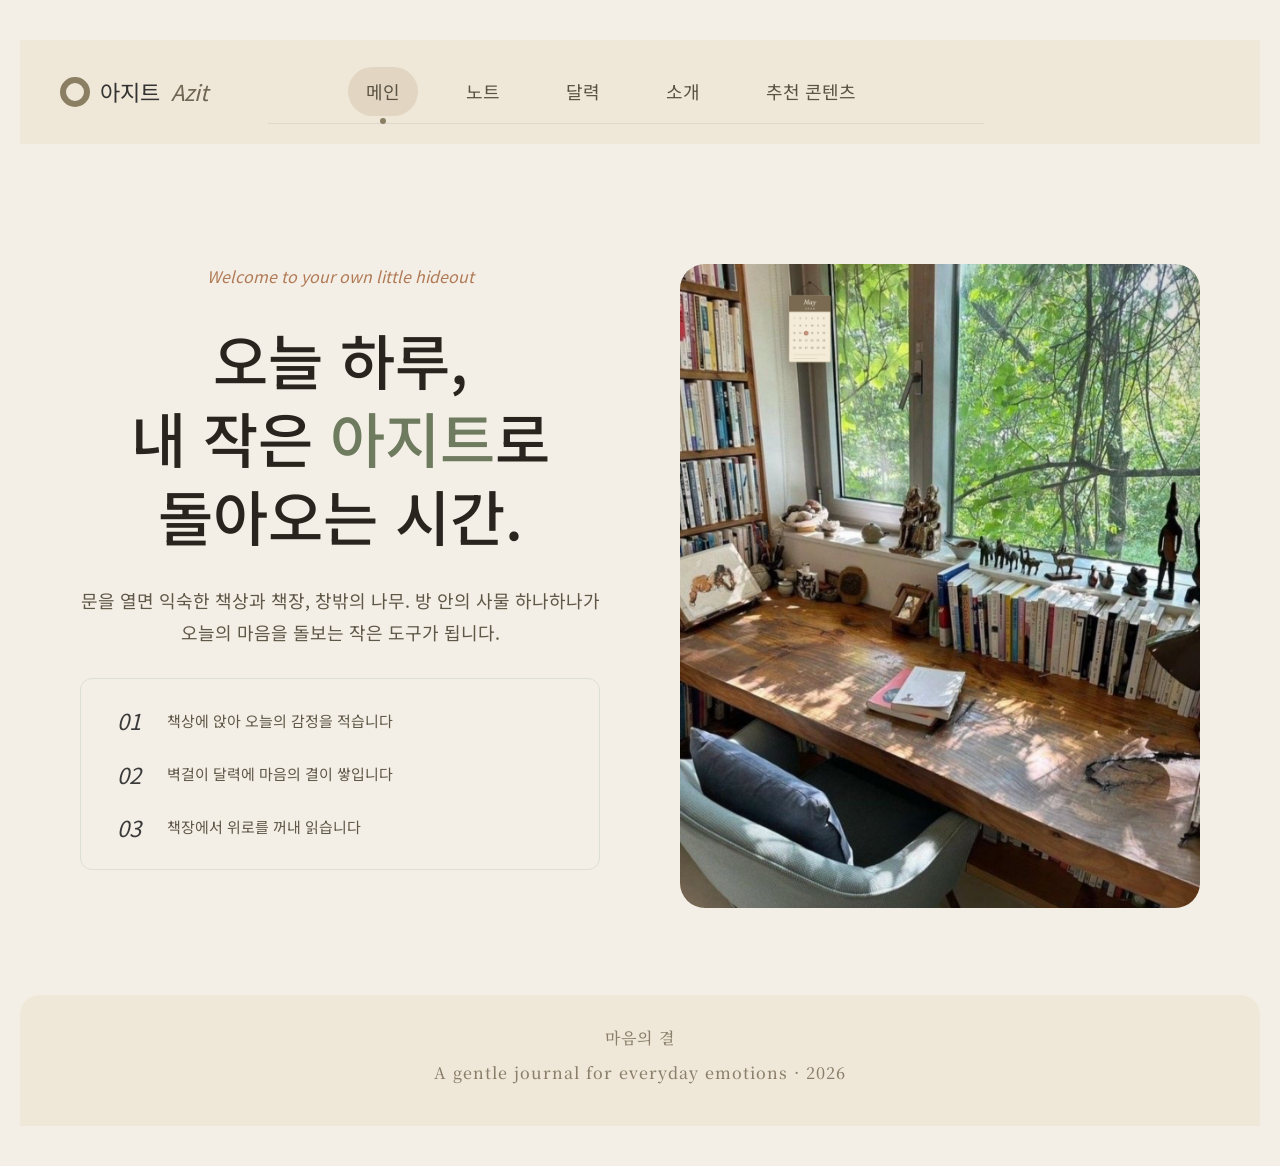
<file: index.html>
<!doctype html>
<html lang="ko">
  <head>
    <meta charset="UTF-8" />
    <meta name="viewport" content="width=device-width, initial-scale=1.0" />
    <title>아지트: 마음의 결</title>
    <!-- 폰트 -->
    <link
      href="https://fonts.googleapis.com/css2?family=Noto+Sans+KR&family=Noto+Serif+KR&display=swap"
      rel="stylesheet"
    />
    <link rel="stylesheet" href="style.css" />
  </head>
  <body>
    <!-- 헤더 -->
    <header class="header">
      <div class="logo">
        <div class="circle"></div>
        <span>아지트 <em>Azit</em></span>
      </div>
      <nav class="nav">
        <ul>
          <li class="active">
            <a href="./index.html"><span>메인</span></a>
          </li>
          <li>
            <a href="./journal.html"><span>노트</span></a>
          </li>
          <li>
            <a href="./calendar.html"><span>달력</span></a>
          </li>
          <li>
            <a href="introduce.html"><span>소개</span></a>
          </li>
          <li>
            <a href="./recommend.html"><span>추천 콘텐츠</span></a>
          </li>
        </ul>
      </nav>
    </header>

    <!-- 메인 -->
    <main class="main">
      <section class="intro">
        <div class="intro-text">
          <p class="welcome">Welcome to your own little hideout</p>
          <h1>
            오늘 하루,<br />
            내 작은 <em>아지트</em>로<br />
            돌아오는 시간.
          </h1>
          <p class="description">
            문을 열면 익숙한 책상과 책장, 창밖의 나무. 방 안의 사물 하나하나가
            오늘의 마음을 돌보는 작은 도구가 됩니다.
          </p>

          <!-- 파란 박스 -->
          <div class="steps-box">
            <div class="step-item">
              <span class="step-num">01</span>
              <p>책상에 앉아 오늘의 감정을 적습니다</p>
            </div>
            <div class="step-item">
              <span class="step-num">02</span>
              <p>벽걸이 달력에 마음의 결이 쌓입니다</p>
            </div>
            <div class="step-item">
              <span class="step-num">03</span>
              <p>책장에서 위로를 꺼내 읽습니다</p>
            </div>
          </div>
        </div>

        <div class="room-image">
          <img src="room.png" usemap="#roomMap" alt="내 방" width="700" />

          <map name="roomMap">
            <!-- 달력 (좌상단) -->
            <area
              shape="rect"
              coords="129,30,179,126"
              href="./calendar.html"
              alt="달력"
              title="달력"
            />

            <!-- 책장 (왼쪽 전체) -->
            <area
              shape="rect"
              coords="0,0,113,415"
              href="./recommend.html"
              alt="책장"
              title="책장"
            />

            <!-- 노트 (책상 위) -->
            <area
              shape="rect"
              coords="234,424,357,498"
              href="./journal.html"
              alt="노트"
              title="노트"
            />
          </map>
        </div>
      </section>
    </main>

    <!-- 푸터 -->
    <footer class="footer">
      <div class="footer-content">
        <p>마음의 결</p>
        <p>A gentle journal for everyday emotions · 2026</p>
      </div>
    </footer>
  </body>
</html>
</file>
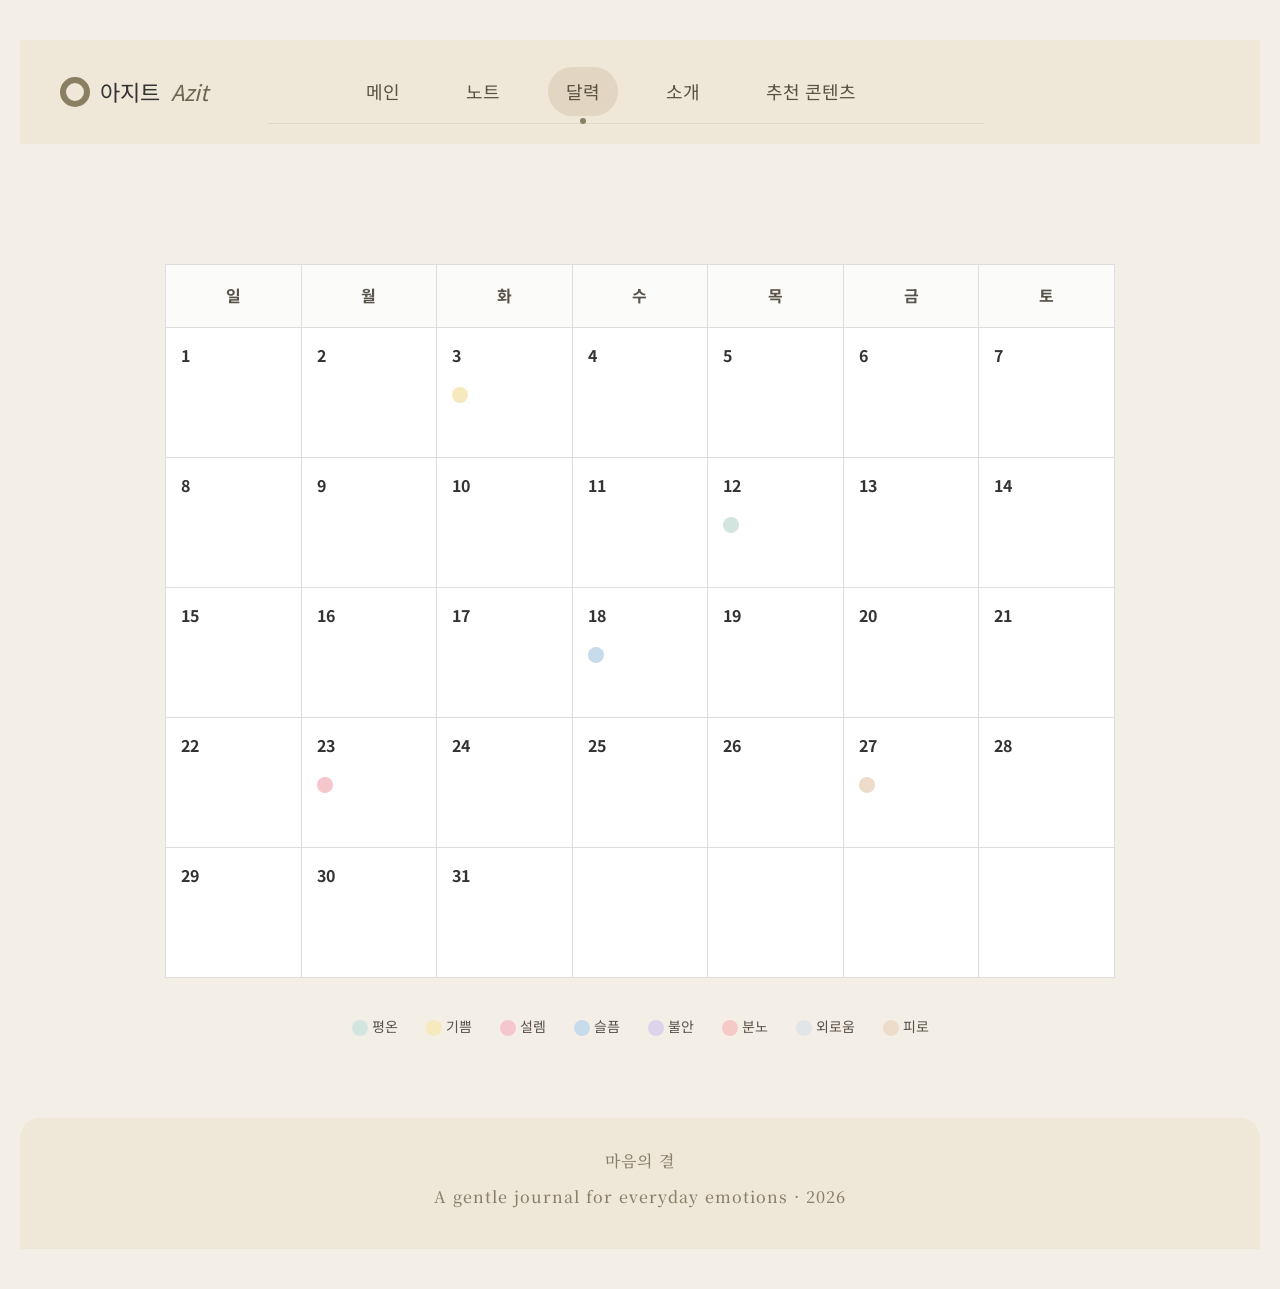
<file: calendar.html>
<!doctype html>
<html lang="ko">
  <head>
    <meta charset="UTF-8" />
    <meta name="viewport" content="width=device-width, initial-scale=1.0" />
    <title>아지트: 마음의 결</title>
    <!-- 폰트 -->
    <link
      href="https://fonts.googleapis.com/css2?family=Noto+Sans+KR&family=Noto+Serif+KR&display=swap"
      rel="stylesheet"
    />
    <link rel="stylesheet" href="style.css" />
  </head>
  <body>
    <!-- 헤더 -->
    <header class="header">
      <div class="logo">
        <div class="circle"></div>
        <span>아지트 <em>Azit</em></span>
      </div>
      <nav class="nav">
        <ul>
          <li>
            <a href="./index.html"><span>메인</span></a>
          </li>
          <li>
            <a href="./journal.html"><span>노트</span></a>
          </li>
          <li class="active">
            <a href="./calendar.html"><span>달력</span></a>
          </li>
          <li>
            <a href="./introduce.html"><span>소개</span></a>
          </li>
          <li>
            <a href="./recommend.html"><span>추천 콘텐츠</span></a>
          </li>
        </ul>
      </nav>
    </header>

    <!-- 메인 -->
    <main class="main">
      <section class="calendar-section">
        <table>
          <tr>
            <th>일</th>
            <th>월</th>
            <th>화</th>
            <th>수</th>
            <th>목</th>
            <th>금</th>
            <th>토</th>
          </tr>
          <tr>
            <td><span class="date-num">1</span></td>
            <td><span class="date-num">2</span></td>
            <td class="recorded-cell">
              <a href="#modal-3" class="full-cell-link"></a>
              <span class="date-num">3</span>
              <div class="color-box joy"></div>
            </td>
            <td><span class="date-num">4</span></td>
            <td><span class="date-num">5</span></td>
            <td><span class="date-num">6</span></td>
            <td><span class="date-num">7</span></td>
          </tr>
          <tr>
            <td><span class="date-num">8</span></td>
            <td><span class="date-num">9</span></td>
            <td><span class="date-num">10</span></td>
            <td><span class="date-num">11</span></td>
            <td class="recorded-cell">
              <a href="#modal-12" class="full-cell-link"></a>
              <span class="date-num">12</span>
              <div class="color-box calm"></div>
            </td>
            <td><span class="date-num">13</span></td>
            <td><span class="date-num">14</span></td>
          </tr>
          <tr>
            <td><span class="date-num">15</span></td>
            <td><span class="date-num">16</span></td>
            <td><span class="date-num">17</span></td>
            <td class="recorded-cell">
              <a href="#modal-18" class="full-cell-link"></a>
              <span class="date-num">18</span>
              <div class="color-box sadness"></div>
            </td>
            <td><span class="date-num">19</span></td>
            <td><span class="date-num">20</span></td>
            <td><span class="date-num">21</span></td>
          </tr>
          <tr>
            <td><span class="date-num">22</span></td>
            <td class="recorded-cell">
              <a href="#modal-23" class="full-cell-link"></a>
              <span class="date-num">23</span>
              <div class="color-box flutter"></div>
            </td>
            <td><span class="date-num">24</span></td>
            <td><span class="date-num">25</span></td>
            <td><span class="date-num">26</span></td>
            <td class="recorded-cell">
              <a href="#modal-27" class="full-cell-link"></a>
              <span class="date-num">27</span>
              <div class="color-box fatigue"></div>
            </td>
            <td><span class="date-num">28</span></td>
          </tr>
          <tr>
            <td><span class="date-num">29</span></td>
            <td><span class="date-num">30</span></td>
            <td><span class="date-num">31</span></td>
            <td></td>
            <td></td>
            <td></td>
            <td></td>
          </tr>
        </table>

        <ul class="legend">
          <li>
            <div class="color-box calm"></div>
            평온
          </li>
          <li>
            <div class="color-box joy"></div>
            기쁨
          </li>
          <li>
            <div class="color-box flutter"></div>
            설렘
          </li>
          <li>
            <div class="color-box sadness"></div>
            슬픔
          </li>
          <li>
            <div class="color-box anxiety"></div>
            불안
          </li>
          <li>
            <div class="color-box anger"></div>
            분노
          </li>
          <li>
            <div class="color-box lonely"></div>
            외로움
          </li>
          <li>
            <div class="color-box fatigue"></div>
            피로
          </li>
        </ul>
      </section>

      <div id="modal-3" class="modal-overlay">
        <div class="modal-card">
          <a href="#" class="close-icon">&times;</a>
          <h3>3일의 기록</h3>
          <div class="modal-emotion">
            <div class="color-box joy"></div>
            <span>오늘의 감정: <b>기쁨</b></span>
          </div>
          <hr class="modal-divider" />
          <p class="modal-content">
            오늘 드디어 고대하던 웹페이지 과제를 마쳤다! 친구들과 맛있는 저녁도
            먹고 카페에서 수다를 잔뜩 떨어서 너무 행복하고 보람찬 하루였다.
          </p>
        </div>
      </div>

      <div id="modal-12" class="modal-overlay">
        <div class="modal-card">
          <a href="#" class="close-icon">&times;</a>
          <h3>12일의 기록</h3>
          <div class="modal-emotion">
            <div class="color-box calm"></div>
            <span>오늘의 감정: <b>평온</b></span>
          </div>
          <hr class="modal-divider" />
          <p class="modal-content">
            오랜만에 주말에 알람 없이 푹 잤다. 따뜻한 차를 마시며 책을 읽었는데,
            특별한 이벤트는 없었지만 마음이 정말 편안하고 여유로웠다.
          </p>
        </div>
      </div>

      <div id="modal-18" class="modal-overlay">
        <div class="modal-card">
          <a href="#" class="close-icon">&times;</a>
          <h3>18일의 기록</h3>
          <div class="modal-emotion">
            <div class="color-box sadness"></div>
            <span>오늘의 감정: <b>슬픔</b></span>
          </div>
          <hr class="modal-divider" />
          <p class="modal-content">
            아끼던 우산을 버스에 두고 내렸다. 하필 오늘 비도 많이 오는데
            우산까지 잃어버려서 축 처지고 지치는 하루였다.
          </p>
        </div>
      </div>

      <div id="modal-23" class="modal-overlay">
        <div class="modal-card">
          <a href="#" class="close-icon">&times;</a>
          <h3>23일의 기록</h3>
          <div class="modal-emotion">
            <div class="color-box flutter"></div>
            <span>오늘의 감정: <b>설렘</b></span>
          </div>
          <hr class="modal-divider" />
          <p class="modal-content">
            종강하고 친구들과 다음 주에 떠날 여행 계획을 다 세웠다! 가고 싶었던
            맛집 리스트를 정리하니 벌써부터 마음이 두근거린다.
          </p>
        </div>
      </div>

      <div id="modal-27" class="modal-overlay">
        <div class="modal-card">
          <a href="#" class="close-icon">&times;</a>
          <h3>27일의 기록</h3>
          <div class="modal-emotion">
            <div class="color-box fatigue"></div>
            <span>오늘의 감정: <b>피로</b></span>
          </div>
          <hr class="modal-divider" />
          <p class="modal-content">
            팀 프로젝트 최종 발표 준비가 생각보다 너무 길어졌다. 하루 종일
            컴퓨터 화면만 봤더니 온몸이 찌푸둥하다. 얼른 자야겠다.
          </p>
        </div>
      </div>
    </main>

    <!-- 푸터 -->
    <footer class="footer">
      <div class="footer-content">
        <p>마음의 결</p>
        <p>A gentle journal for everyday emotions · 2026</p>
      </div>
    </footer>
  </body>
</html>
</file>
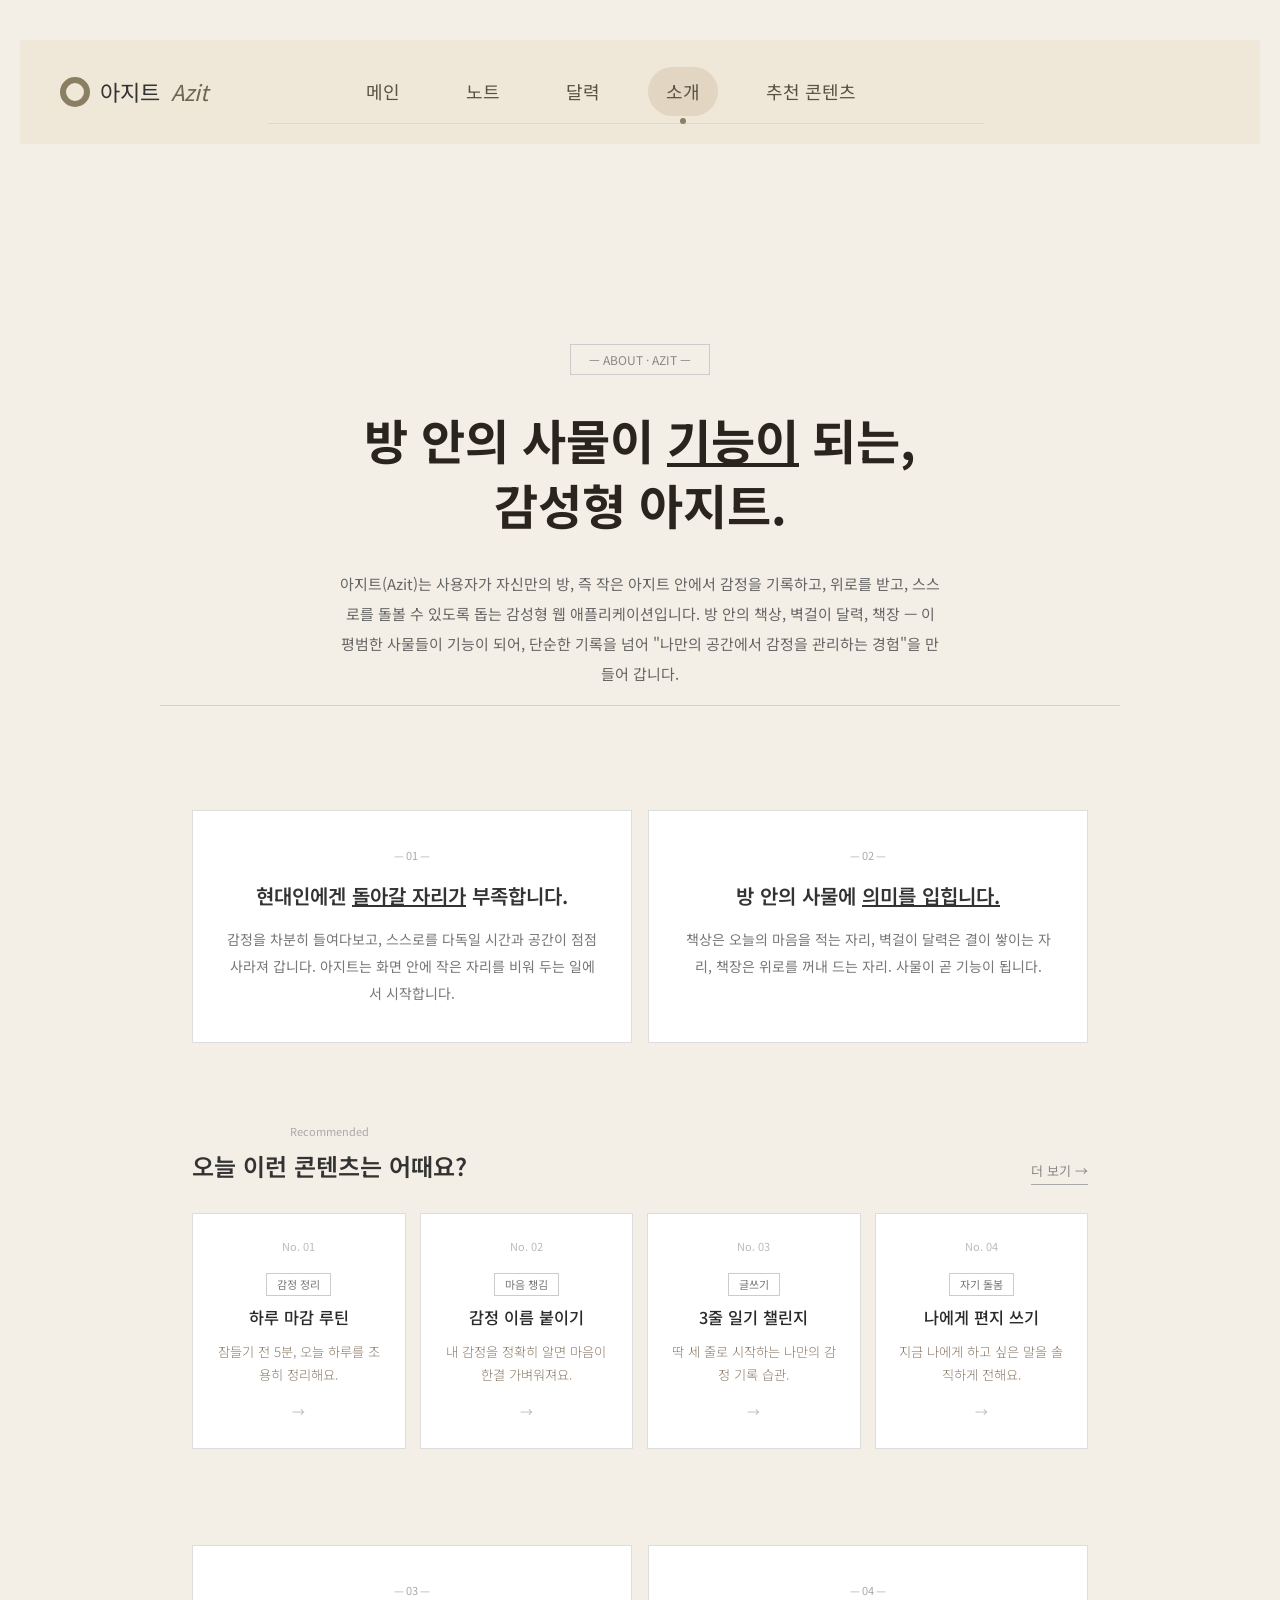
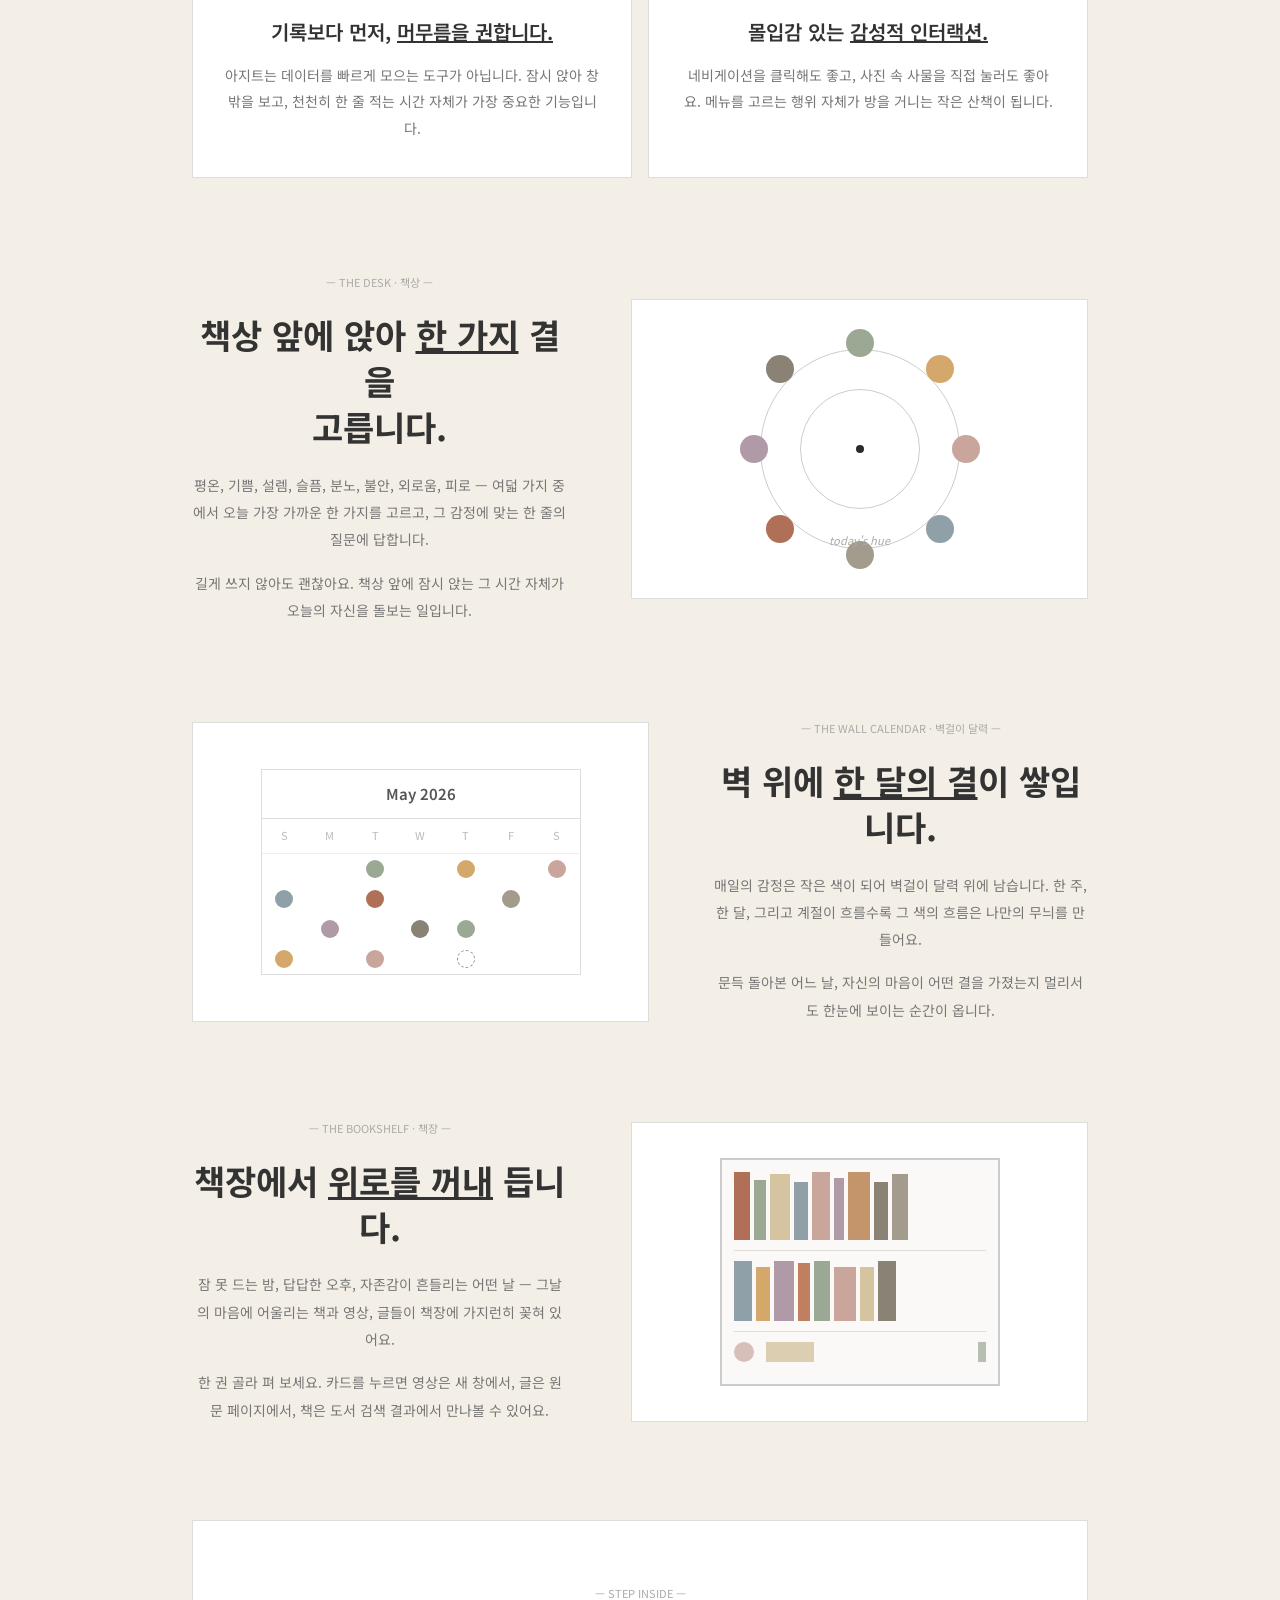
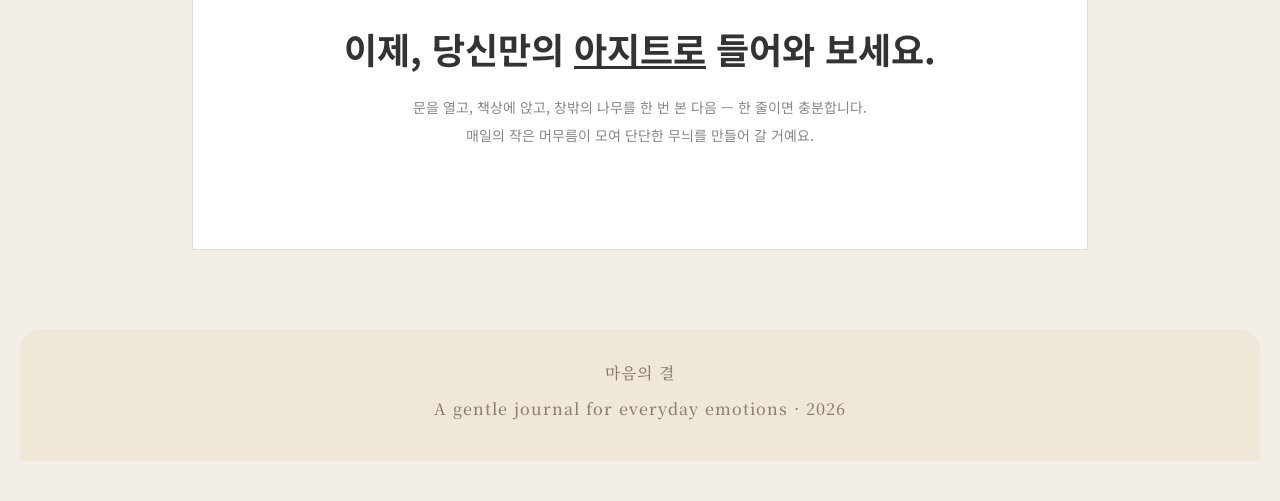
<file: introduce.html>
<!doctype html>
<html lang="ko">
  <head>
    <meta charset="UTF-8" />
    <meta name="viewport" content="width=device-width, initial-scale=1.0" />
    <title>아지트: 마음의 결</title>
    <!-- 폰트 -->
    <link
      href="https://fonts.googleapis.com/css2?family=Noto+Sans+KR&family=Noto+Serif+KR&display=swap"
      rel="stylesheet"
    />
    <link rel="stylesheet" href="style.css" />
  </head>
  <body>
    <!-- 헤더 -->
    <header class="header">
      <div class="logo">
        <div class="circle"></div>
        <span>아지트 <em>Azit</em></span>
      </div>
      <nav class="nav">
        <ul>
          <li>
            <a href="./index.html"><span>메인</span></a>
          </li>
          <li>
            <a href="./journal.html"><span>노트</span></a>
          </li>
          <li>
            <a href="./calendar.html"><span>달력</span></a>
          </li>
          <li class="active">
            <a href="./introduce.html"><span>소개</span></a>
          </li>
          <li>
            <a href="./recommend.html"><span>추천 콘텐츠</span></a>
          </li>
        </ul>
      </nav>
    </header>

    <!-- 메인 -->
    <main class="main">
      <section class="hero">
        <div class="hero-badge">— ABOUT · AZIT —</div>
        <h1 class="hero-title">
          방 안의 사물이 <span class="hl">기능이</span> 되는,<br />
          감성형 아지트.
        </h1>
        <p class="hero-body">
          아지트(Azit)는 사용자가 자신만의 방, 즉 작은 아지트 안에서 감정을
          기록하고, 위로를 받고, 스스로를 돌볼 수 있도록 돕는 감성형 웹
          애플리케이션입니다. 방 안의 책상, 벽걸이 달력, 책장 — 이 평범한
          사물들이 기능이 되어, 단순한 기록을 넘어 "나만의 공간에서 감정을
          관리하는 경험"을 만들어 갑니다.
        </p>
        <div class="section-divider"></div>
      </section>

      <!-- REASON CARDS 01 / 02 -->
      <div class="reason-grid">
        <div class="reason-card">
          <div class="reason-num">— 01 —</div>
          <h2 class="reason-title">
            현대인에겐 <span class="hl">돌아갈 자리가</span> 부족합니다.
          </h2>
          <p class="reason-body">
            감정을 차분히 들여다보고, 스스로를 다독일 시간과 공간이 점점 사라져
            갑니다. 아지트는 화면 안에 작은 자리를 비워 두는 일에서 시작합니다.
          </p>
        </div>
        <div class="reason-card">
          <div class="reason-num">— 02 —</div>
          <h2 class="reason-title">
            방 안의 사물에 <span class="hl">의미를 입힙니다.</span>
          </h2>
          <p class="reason-body">
            책상은 오늘의 마음을 적는 자리, 벽걸이 달력은 결이 쌓이는 자리,
            책장은 위로를 꺼내 드는 자리. 사물이 곧 기능이 됩니다.
          </p>
        </div>
      </div>

      <!-- RECOMMENDED -->
      <section class="recommend">
        <div class="recommend-header">
          <div>
            <div class="recommend-label">Recommended</div>
            <div class="recommend-title">오늘 이런 콘텐츠는 어때요?</div>
          </div>
          <a class="recommend-more" href="#">더 보기 →</a>
        </div>
        <div class="content-grid">
          <div class="content-card">
            <div class="card-number">No. 01</div>
            <span class="card-tag">감정 정리</span>
            <div class="card-title">하루 마감 루틴</div>
            <p class="card-desc">잠들기 전 5분, 오늘 하루를 조용히 정리해요.</p>
            <span class="card-arrow">→</span>
          </div>
          <div class="content-card">
            <div class="card-number">No. 02</div>
            <span class="card-tag">마음 챙김</span>
            <div class="card-title">감정 이름 붙이기</div>
            <p class="card-desc">
              내 감정을 정확히 알면 마음이 한결 가벼워져요.
            </p>
            <span class="card-arrow">→</span>
          </div>
          <div class="content-card">
            <div class="card-number">No. 03</div>
            <span class="card-tag">글쓰기</span>
            <div class="card-title">3줄 일기 챌린지</div>
            <p class="card-desc">딱 세 줄로 시작하는 나만의 감정 기록 습관.</p>
            <span class="card-arrow">→</span>
          </div>
          <div class="content-card">
            <div class="card-number">No. 04</div>
            <span class="card-tag">자기 돌봄</span>
            <div class="card-title">나에게 편지 쓰기</div>
            <p class="card-desc">지금 나에게 하고 싶은 말을 솔직하게 전해요.</p>
            <span class="card-arrow">→</span>
          </div>
        </div>
      </section>

      <!-- REASON CARDS 03 / 04 -->
      <div class="reason-grid" style="margin-top: 16px">
        <div class="reason-card">
          <div class="reason-num">— 03 —</div>
          <h2 class="reason-title">
            기록보다 먼저, <span class="hl">머무름을 권합니다.</span>
          </h2>
          <p class="reason-body">
            아지트는 데이터를 빠르게 모으는 도구가 아닙니다. 잠시 앉아 창밖을
            보고, 천천히 한 줄 적는 시간 자체가 가장 중요한 기능입니다.
          </p>
        </div>
        <div class="reason-card">
          <div class="reason-num">— 04 —</div>
          <h2 class="reason-title">
            몰입감 있는 <span class="hl">감성적 인터랙션.</span>
          </h2>
          <p class="reason-body">
            네비게이션을 클릭해도 좋고, 사진 속 사물을 직접 눌러도 좋아요.
            메뉴를 고르는 행위 자체가 방을 거니는 작은 산책이 됩니다.
          </p>
        </div>
      </div>

      <!-- FEATURE: 책상 -->
      <div class="feature-section">
        <div class="feature-text">
          <div class="feature-badge">— THE DESK · 책상 —</div>
          <h2 class="feature-title">
            책상 앞에 앉아 <span class="hl">한 가지</span> 결을<br />고릅니다.
          </h2>
          <div class="feature-body">
            <p>
              평온, 기쁨, 설렘, 슬픔, 분노, 불안, 외로움, 피로 — 여덟 가지
              중에서 오늘 가장 가까운 한 가지를 고르고, 그 감정에 맞는 한 줄의
              질문에 답합니다.
            </p>
            <p>
              길게 쓰지 않아도 괜찮아요. 책상 앞에 잠시 앉는 그 시간 자체가
              오늘의 자신을 돌보는 일입니다.
            </p>
          </div>
        </div>
        <div class="feature-visual">
          <div class="emotion-wheel">
            <div class="emotion-ring ring-outer"></div>
            <div class="emotion-ring ring-inner"></div>
            <div class="emotion-center"></div>
            <div class="emotion-dots">
              <div class="emotion-dot"></div>
              <div class="emotion-dot"></div>
              <div class="emotion-dot"></div>
              <div class="emotion-dot"></div>
              <div class="emotion-dot"></div>
              <div class="emotion-dot"></div>
              <div class="emotion-dot"></div>
              <div class="emotion-dot"></div>
            </div>
            <div class="emotion-label">today's hue</div>
          </div>
        </div>
      </div>

      <!-- FEATURE: 벽걸이 달력 -->
      <div class="feature-section reverse">
        <div class="feature-text">
          <div class="feature-badge">— THE WALL CALENDAR · 벽걸이 달력 —</div>
          <h2 class="feature-title">
            벽 위에 <span class="hl">한 달의 결</span>이 쌓입니다.
          </h2>
          <div class="feature-body">
            <p>
              매일의 감정은 작은 색이 되어 벽걸이 달력 위에 남습니다. 한 주, 한
              달, 그리고 계절이 흐를수록 그 색의 흐름은 나만의 무늬를 만들어요.
            </p>
            <p>
              문득 돌아본 어느 날, 자신의 마음이 어떤 결을 가졌는지 멀리서도
              한눈에 보이는 순간이 옵니다.
            </p>
          </div>
        </div>
        <div class="feature-visual">
          <div class="mini-calendar">
            <div class="cal-header">May 2026</div>
            <div class="cal-grid">
              <div class="cal-day-label">S</div>
              <div class="cal-day-label">M</div>
              <div class="cal-day-label">T</div>
              <div class="cal-day-label">W</div>
              <div class="cal-day-label">T</div>
              <div class="cal-day-label">F</div>
              <div class="cal-day-label">S</div>

              <div class="cal-cell"></div>
              <div class="cal-cell"></div>
              <div class="cal-cell">
                <div
                  class="cal-dot filled"
                  style="background-color: #9ba893"
                ></div>
              </div>
              <div class="cal-cell"></div>
              <div class="cal-cell">
                <div
                  class="cal-dot filled"
                  style="background-color: #d4a86a"
                ></div>
              </div>
              <div class="cal-cell"></div>
              <div class="cal-cell">
                <div
                  class="cal-dot filled"
                  style="background-color: #c9a59c"
                ></div>
              </div>

              <div class="cal-cell">
                <div
                  class="cal-dot filled"
                  style="background-color: #8fa0a8"
                ></div>
              </div>
              <div class="cal-cell"></div>
              <div class="cal-cell">
                <div
                  class="cal-dot filled"
                  style="background-color: #b07058"
                ></div>
              </div>
              <div class="cal-cell"></div>
              <div class="cal-cell"></div>
              <div class="cal-cell">
                <div
                  class="cal-dot filled"
                  style="background-color: #a39b8c"
                ></div>
              </div>
              <div class="cal-cell"></div>

              <div class="cal-cell"></div>
              <div class="cal-cell">
                <div
                  class="cal-dot filled"
                  style="background-color: #b09aa8"
                ></div>
              </div>
              <div class="cal-cell"></div>
              <div class="cal-cell">
                <div
                  class="cal-dot filled"
                  style="background-color: #8a8275"
                ></div>
              </div>
              <div class="cal-cell">
                <div
                  class="cal-dot filled"
                  style="background-color: #9ba893"
                ></div>
              </div>
              <div class="cal-cell"></div>
              <div class="cal-cell"></div>

              <div class="cal-cell">
                <div
                  class="cal-dot filled"
                  style="background-color: #d4a86a"
                ></div>
              </div>
              <div class="cal-cell"></div>
              <div class="cal-cell">
                <div
                  class="cal-dot filled"
                  style="background-color: #c9a59c"
                ></div>
              </div>
              <div class="cal-cell"></div>
              <div class="cal-cell"><div class="cal-dot today"></div></div>
              <div class="cal-cell"></div>
              <div class="cal-cell"></div>
            </div>
          </div>
        </div>
      </div>

      <!-- FEATURE: 책장 -->
      <div class="feature-section">
        <div class="feature-text">
          <div class="feature-badge">— THE BOOKSHELF · 책장 —</div>
          <h2 class="feature-title">
            책장에서 <span class="hl">위로를 꺼내</span> 듭니다.
          </h2>
          <div class="feature-body">
            <p>
              잠 못 드는 밤, 답답한 오후, 자존감이 흔들리는 어떤 날 — 그날의
              마음에 어울리는 책과 영상, 글들이 책장에 가지런히 꽂혀 있어요.
            </p>
            <p>
              한 권 골라 펴 보세요. 카드를 누르면 영상은 새 창에서, 글은 원문
              페이지에서, 책은 도서 검색 결과에서 만나볼 수 있어요.
            </p>
          </div>
        </div>
        <div class="feature-visual">
          <div class="bookshelf-wrap">
            <div class="bookshelf-frame">
              <div class="shelf-row">
                <div
                  class="book"
                  style="width: 16px; height: 68px; background-color: #b07058"
                ></div>
                <div
                  class="book"
                  style="width: 12px; height: 60px; background-color: #9ba893"
                ></div>
                <div
                  class="book"
                  style="width: 20px; height: 66px; background-color: #d4c4a0"
                ></div>
                <div
                  class="book"
                  style="width: 14px; height: 58px; background-color: #8fa0a8"
                ></div>
                <div
                  class="book"
                  style="width: 18px; height: 68px; background-color: #c9a59c"
                ></div>
                <div
                  class="book"
                  style="width: 10px; height: 62px; background-color: #b09aa8"
                ></div>
                <div
                  class="book"
                  style="width: 22px; height: 68px; background-color: #c4956a"
                ></div>
                <div
                  class="book"
                  style="width: 14px; height: 58px; background-color: #8a8275"
                ></div>
                <div
                  class="book"
                  style="width: 16px; height: 66px; background-color: #a39b8c"
                ></div>
              </div>
              <div class="shelf-row">
                <div
                  class="book"
                  style="width: 18px; height: 60px; background-color: #8fa0a8"
                ></div>
                <div
                  class="book"
                  style="width: 14px; height: 54px; background-color: #d4a86a"
                ></div>
                <div
                  class="book"
                  style="width: 20px; height: 60px; background-color: #b09aa8"
                ></div>
                <div
                  class="book"
                  style="width: 12px; height: 58px; background-color: #c08060"
                ></div>
                <div
                  class="book"
                  style="width: 16px; height: 60px; background-color: #9ba893"
                ></div>
                <div
                  class="book"
                  style="width: 22px; height: 54px; background-color: #c9a59c"
                ></div>
                <div
                  class="book"
                  style="width: 14px; height: 54px; background-color: #d4c4a0"
                ></div>
                <div
                  class="book"
                  style="width: 18px; height: 60px; background-color: #8a8275"
                ></div>
              </div>
              <div
                class="shelf-row"
                style="
                  align-items: center;
                  padding-bottom: 0;
                  border-bottom: none;
                "
              >
                <div
                  style="
                    width: 20px;
                    height: 20px;
                    border-radius: 50%;
                    background-color: #c9a59c;
                    opacity: 0.7;
                  "
                ></div>
                <div
                  style="
                    margin-left: 8px;
                    width: 48px;
                    height: 20px;
                    background-color: #d4c4a0;
                    opacity: 0.8;
                  "
                ></div>
                <div
                  style="
                    margin-left: auto;
                    width: 8px;
                    height: 20px;
                    background-color: #9ba893;
                    opacity: 0.7;
                  "
                ></div>
              </div>
            </div>
          </div>
        </div>
      </div>

      <!-- CTA -->
      <div class="cta-wrap">
        <div class="cta-box">
          <div class="cta-badge">— STEP INSIDE —</div>
          <h2 class="cta-title">
            이제, 당신만의 <span class="hl">아지트로</span> 들어와 보세요.
          </h2>
          <p class="cta-body">
            문을 열고, 책상에 앉고, 창밖의 나무를 한 번 본 다음 — 한 줄이면
            충분합니다.<br />
            매일의 작은 머무름이 모여 단단한 무늬를 만들어 갈 거예요.
          </p>
        </div>
      </div>
    </main>

    <!-- 푸터 -->
    <footer class="footer">
      <div class="footer-content">
        <p>마음의 결</p>
        <p>A gentle journal for everyday emotions · 2026</p>
      </div>
    </footer>
  </body>
</html>
</file>
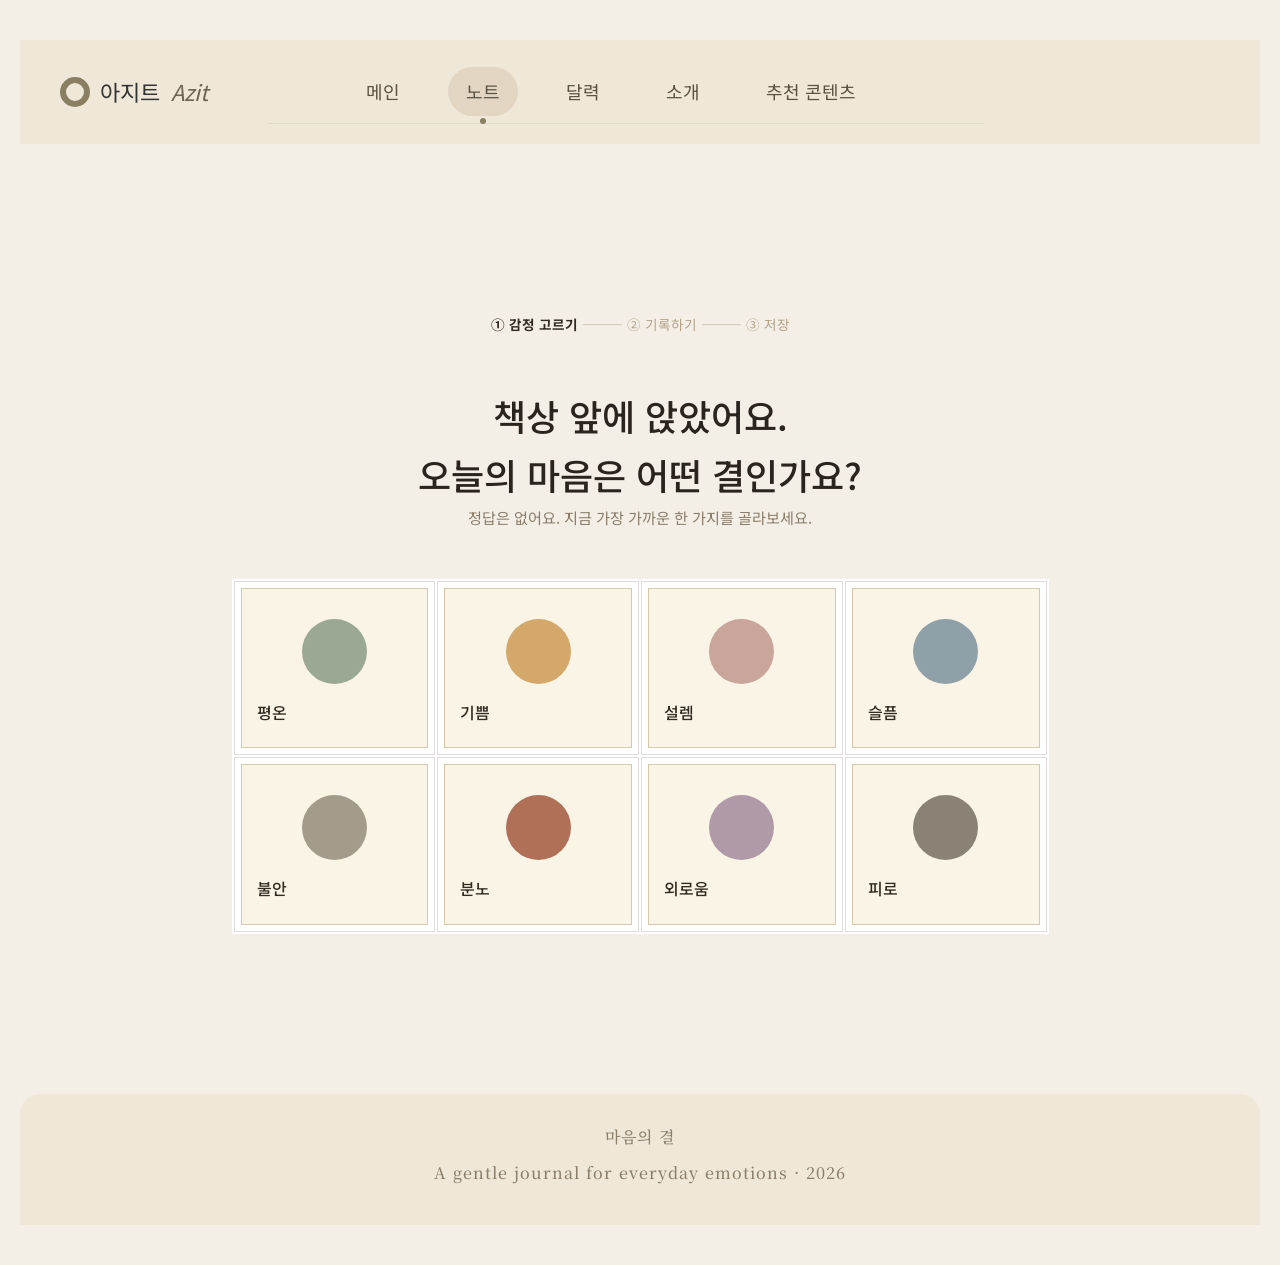
<file: journal.html>
<!doctype html>
<html lang="ko">
  <head>
    <meta charset="UTF-8" />
    <meta name="viewport" content="width=device-width, initial-scale=1.0" />
    <title>아지트: 마음의 결</title>
    <!-- 폰트 -->
    <link
      href="https://fonts.googleapis.com/css2?family=Noto+Sans+KR&family=Noto+Serif+KR&display=swap"
      rel="stylesheet"
    />
    <link rel="stylesheet" href="style.css" />
  </head>
  <body>
    <!-- 헤더 -->
    <header class="header">
      <div class="logo">
        <div class="circle"></div>
        <span>아지트 <em>Azit</em></span>
      </div>
      <nav class="nav">
        <ul>
          <li>
            <a href="./index.html"><span>메인</span></a>
          </li>
          <li class="active">
            <a href="./journal.html"><span>노트</span></a>
          </li>
          <li>
            <a href="./calendar.html"><span>달력</span></a>
          </li>
          <li>
            <a href="./introduce.html"><span>소개</span></a>
          </li>
          <li>
            <a href="./recommend.html"><span>추천 콘텐츠</span></a>
          </li>
        </ul>
      </nav>
    </header>

    <!-- 메인 -->
    <main class="main">
      <!-- =====================================================================
       3페이지: 저장 완료
  ===================================================================== -->
      <div id="page3" class="container">
        <p class="step-bar">
          ① 감정 고르기 ——— ② 기록하기 ——— <span class="active"> ③ 저장</span>
        </p>

        <div class="done-card">
          <div class="done-icon">✓</div>

          <h2>오늘의 결이 잘 담겼어요.</h2>

          <p>
            오늘의 한 줄이 벽걸이 달력 위에 색으로 남았습니다.<br />
            시간이 쌓이면 그 결이 아지트의 무늬가 될 거예요.
          </p>

          <a href="calendar.html" class="btn btn-dark">달력 보러가기</a>
        </div>
      </div>

      <!-- =====================================================================
       2페이지: 기록하기
  ===================================================================== -->
      <div id="page2" class="container">
        <p class="step-bar">
          ① 감정 고르기 ——— <span class="active"> ② 기록하기</span> ——— ③ 저장
        </p>

        <div class="write-card">
          <h2>오늘 마음 속에 남아있는 순간은 무엇인가요?</h2>
          <p class="write-hint">
            떠오르는 그대로 적어 보세요. 길게 쓰지 않아도 괜찮습니다.
          </p>

          <hr />

          <textarea
            class="diary-area"
            placeholder="여기에 오늘의 마음을 적어보세요..."
          ></textarea>

          <div class="btn-area">
            <a href="#page1" class="btn btn-outline">이전</a>
            <a href="#page3" class="btn btn-dark">오늘의 기록 저장하기</a>
          </div>
        </div>
      </div>

      <!-- =====================================================================
       1페이지: 감정 고르기 
  ===================================================================== -->
      <div id="page1" class="container">
        <p class="step-bar">
          <span class="active">① 감정 고르기</span> ——— ② 기록하기 ——— ③ 저장
        </p>

        <h1>책상 앞에 앉았어요.<br />오늘의 마음은 어떤 결인가요?</h1>
        <p class="subtitle">
          정답은 없어요. 지금 가장 가까운 한 가지를 골라보세요.
        </p>

        <table class="emo-table">
          <tr>
            <td>
              <a href="#page2" class="emo-link">
                <div class="emo-dot" style="background-color: #9ba893"></div>
                <p class="emo-name">평온</p>
              </a>
            </td>
            <td>
              <a href="#page2" class="emo-link">
                <div class="emo-dot" style="background-color: #d4a86a"></div>
                <p class="emo-name">기쁨</p>
              </a>
            </td>
            <td>
              <a href="#page2" class="emo-link">
                <div class="emo-dot" style="background-color: #c9a59c"></div>
                <p class="emo-name">설렘</p>
              </a>
            </td>
            <td>
              <a href="#page2" class="emo-link">
                <div class="emo-dot" style="background-color: #8fa0a8"></div>
                <p class="emo-name">슬픔</p>
              </a>
            </td>
          </tr>
          <tr>
            <td>
              <a href="#page2" class="emo-link">
                <div class="emo-dot" style="background-color: #a39b8c"></div>
                <p class="emo-name">불안</p>
              </a>
            </td>
            <td>
              <a href="#page2" class="emo-link">
                <div class="emo-dot" style="background-color: #b07058"></div>
                <p class="emo-name">분노</p>
              </a>
            </td>
            <td>
              <a href="#page2" class="emo-link">
                <div class="emo-dot" style="background-color: #b09aa8"></div>
                <p class="emo-name">외로움</p>
              </a>
            </td>
            <td>
              <a href="#page2" class="emo-link">
                <div class="emo-dot" style="background-color: #8a8275"></div>
                <p class="emo-name">피로</p>
              </a>
            </td>
          </tr>
        </table>
      </div>
    </main>

    <!-- 푸터 -->
    <footer class="footer">
      <div class="footer-content">
        <p>마음의 결</p>
        <p>A gentle journal for everyday emotions · 2026</p>
      </div>
    </footer>
  </body>
</html>
</file>
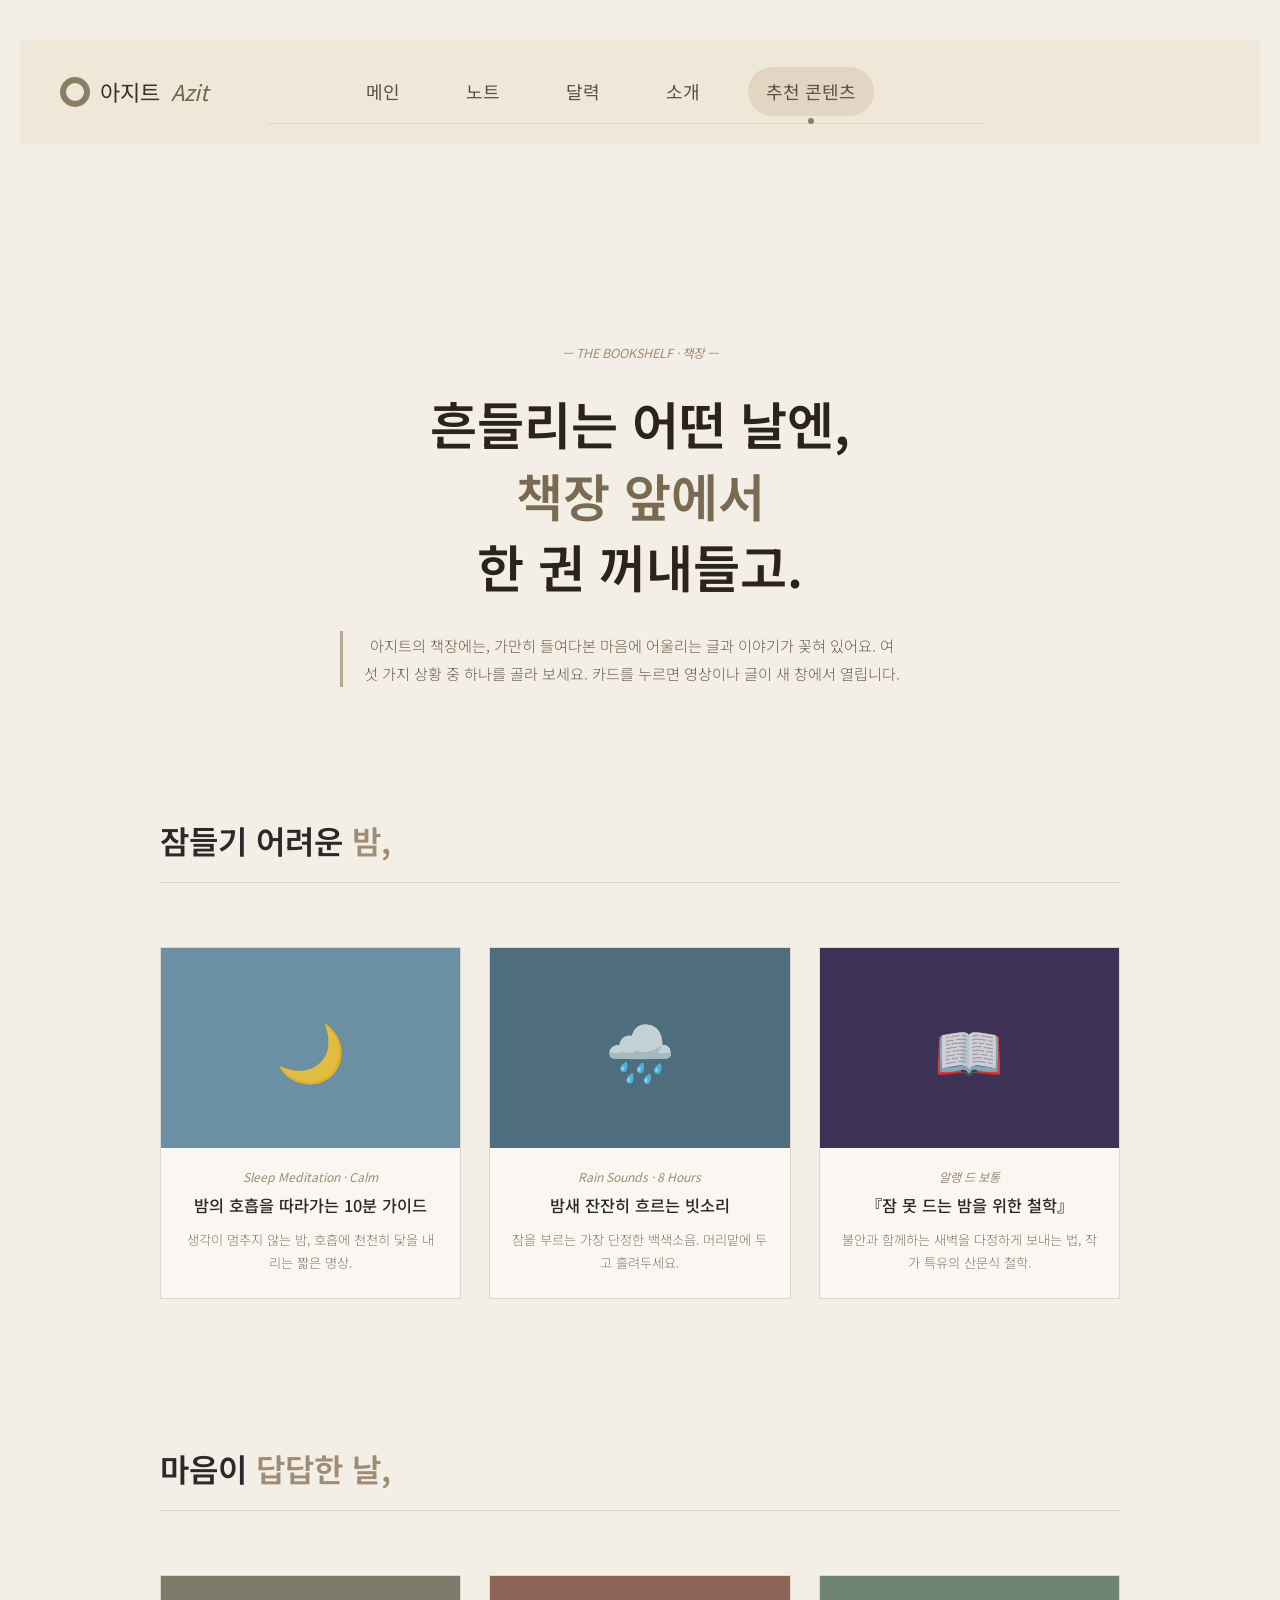
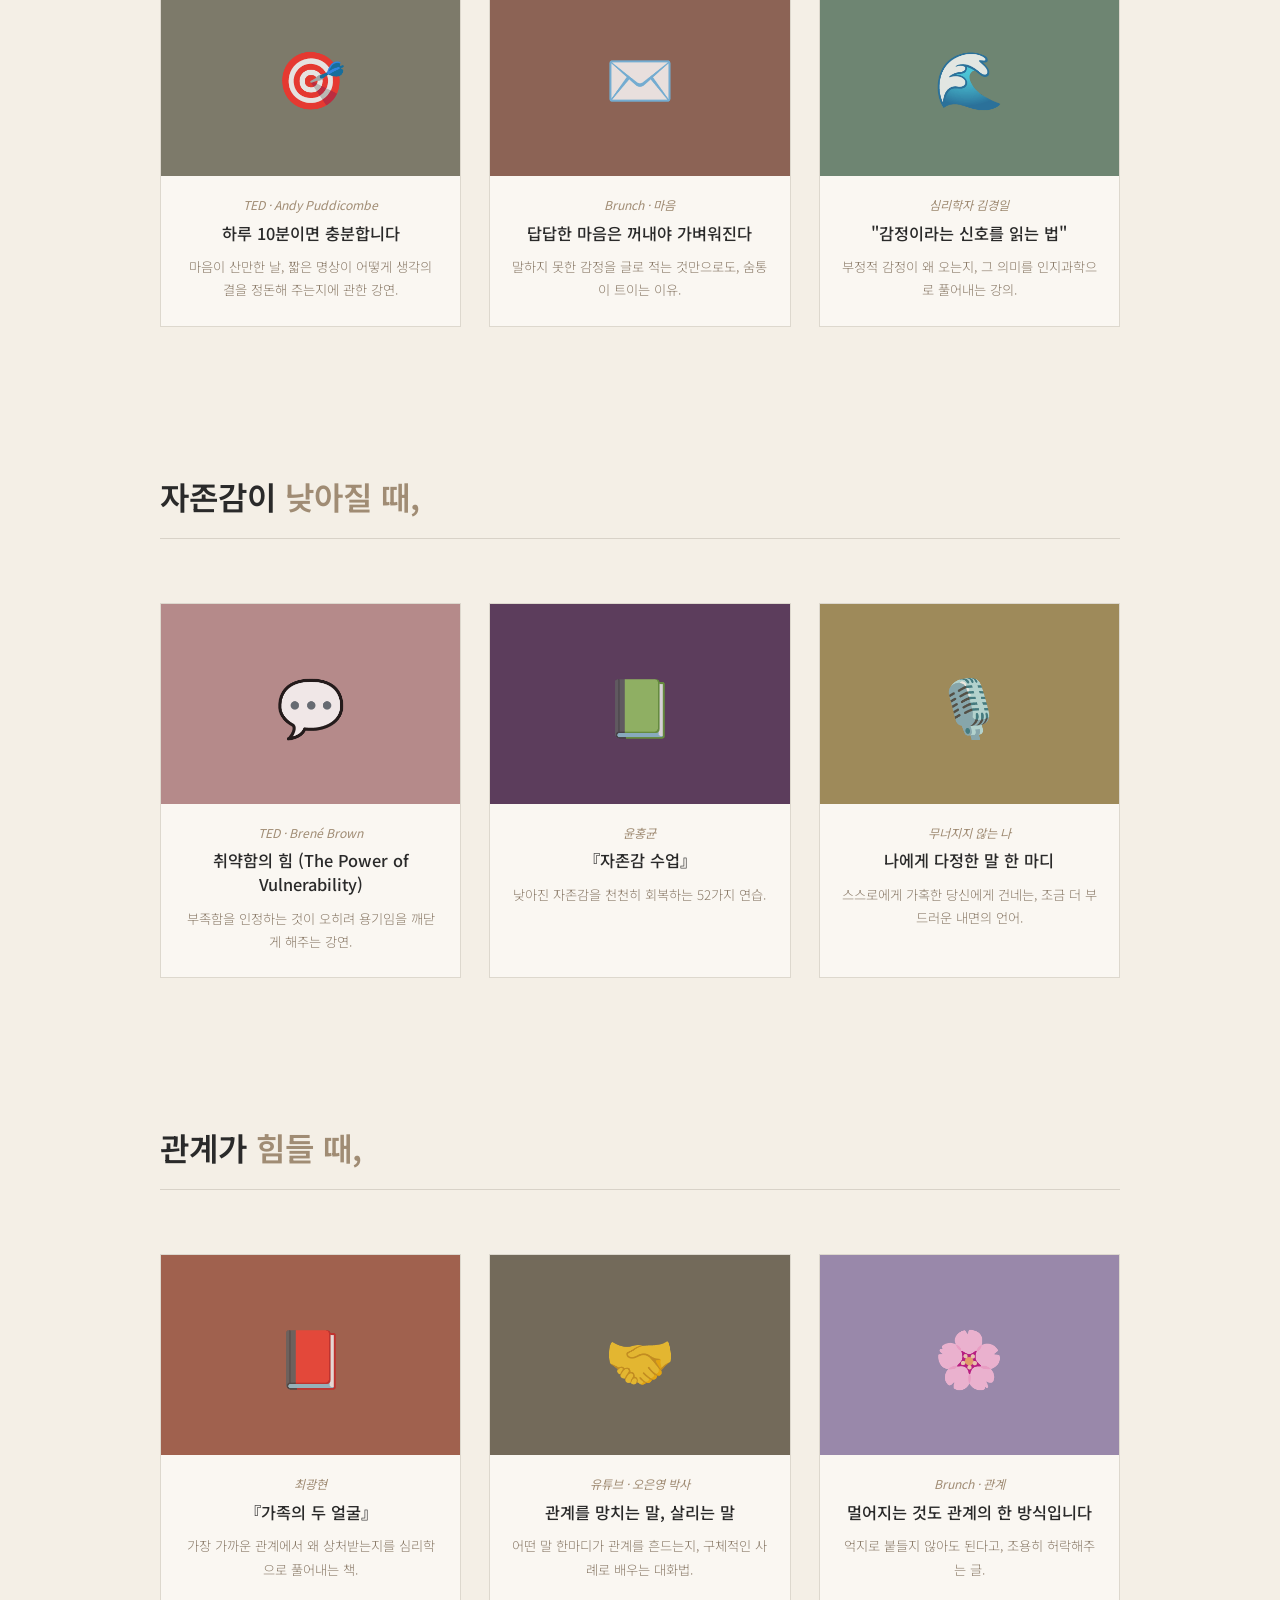
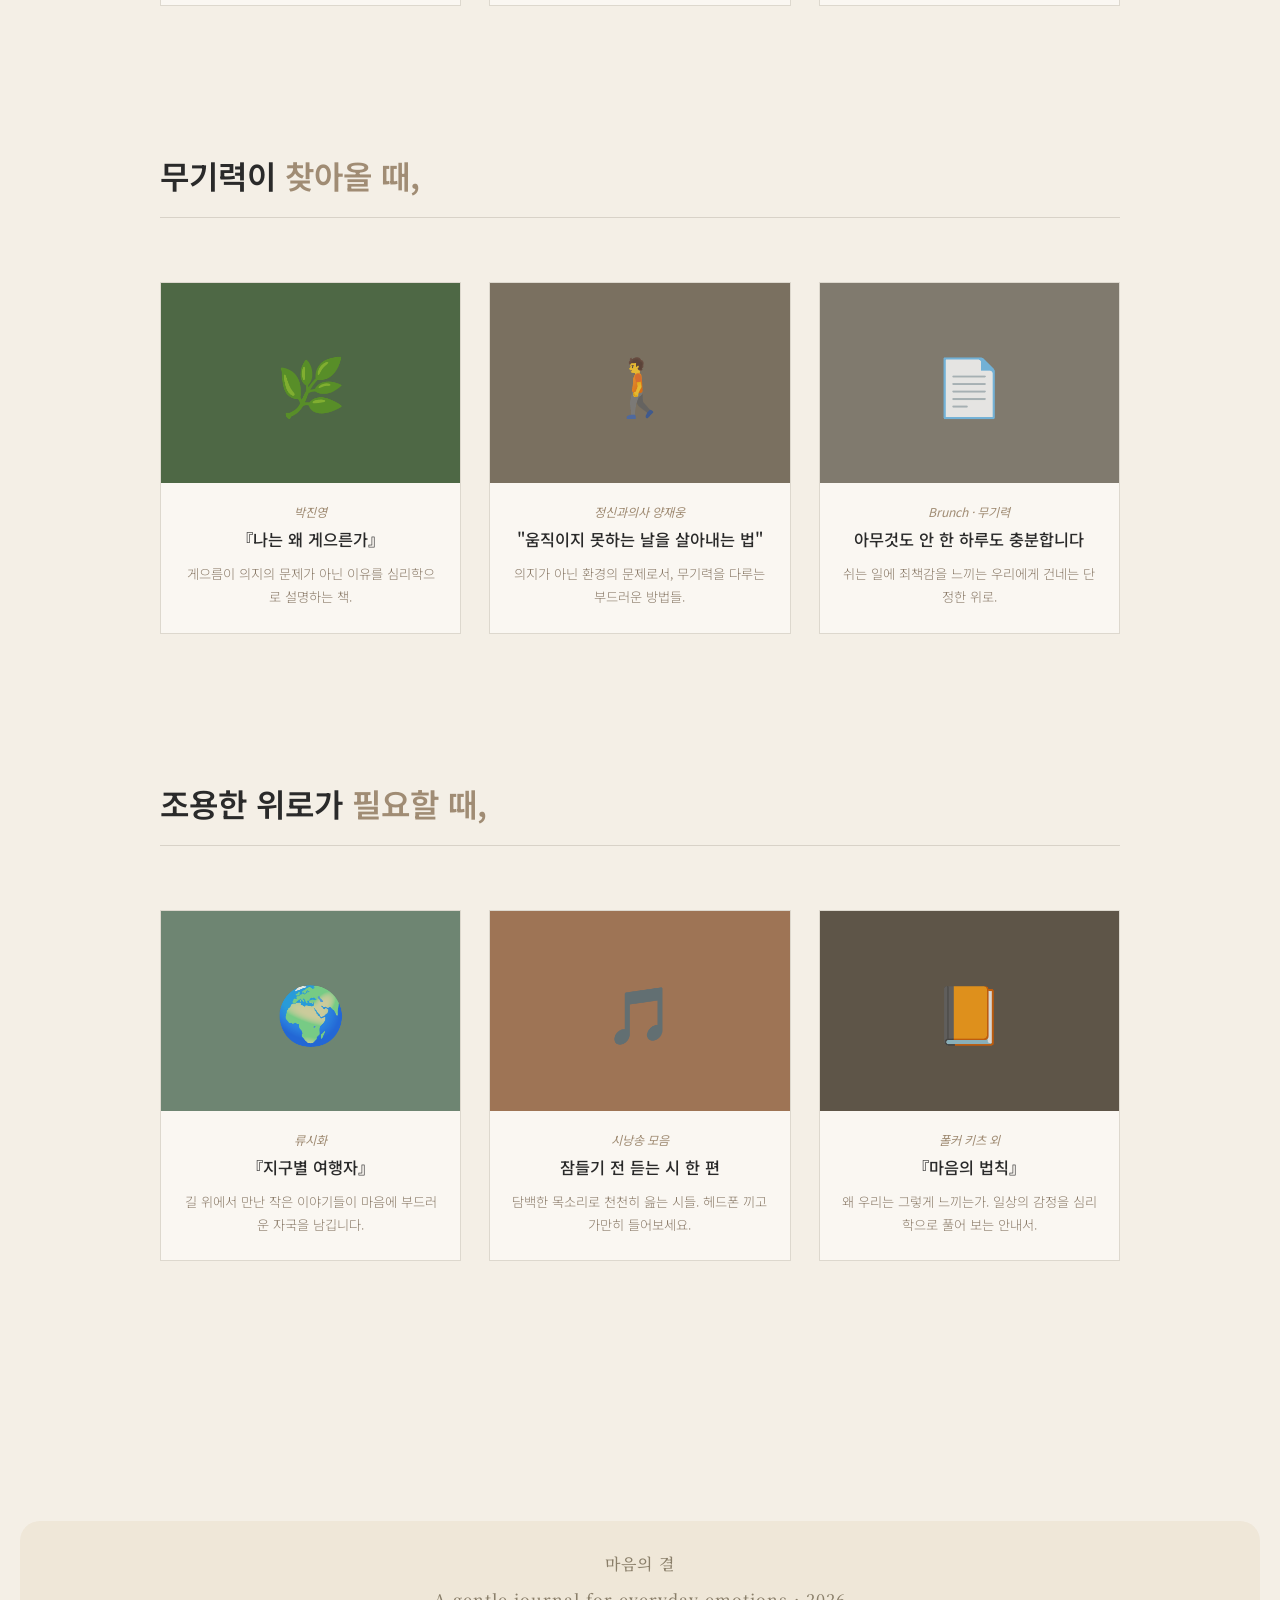
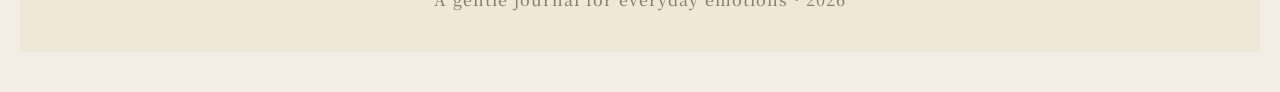
<file: recommend.html>
<!doctype html>
<html lang="ko">
  <head>
    <meta charset="UTF-8" />
    <meta name="viewport" content="width=device-width, initial-scale=1.0" />
    <title>아지트: 마음의 결</title>
    <!-- 폰트 -->
    <link
      href="https://fonts.googleapis.com/css2?family=Noto+Sans+KR&family=Noto+Serif+KR&display=swap"
      rel="stylesheet"
    />
    <link rel="stylesheet" href="style.css" />
  </head>
  <body>
    <!-- 헤더 -->
    <header class="header">
      <div class="logo">
        <div class="circle"></div>
        <span>아지트 <em>Azit</em></span>
      </div>
      <nav class="nav">
        <ul>
          <li>
            <a href="./index.html"><span>메인</span></a>
          </li>
          <li>
            <a href="./journal.html"><span>노트</span></a>
          </li>
          <li>
            <a href="./calendar.html"><span>달력</span></a>
          </li>
          <li>
            <a href="./introduce.html"><span>소개</span></a>
          </li>
          <li class="active">
            <a href="./recommend.html"><span>추천 콘텐츠</span></a>
          </li>
        </ul>
      </nav>
    </header>

    <!-- 메인 -->
    <main class="main">
      <!-- HERO -->
      <section class="hero">
        <p class="hero-eyebrow">— THE BOOKSHELF · 책장 —</p>
        <div class="hero-body">
          <h1 class="hero-headline">
            흔들리는 어떤 날엔,<br />
            <span class="accent">책장 앞에서</span><br />
            한 권 꺼내들고.
          </h1>
          <p class="hero-desc">
            아지트의 책장에는, 가만히 들여다본 마음에 어울리는 글과 이야기가
            꽂혀 있어요. 여섯 가지 상황 중 하나를 골라 보세요. 카드를 누르면
            영상이나 글이 새 창에서 열립니다.
          </p>
        </div>
      </section>

      <!-- 01 잠들기 어려운 밤 -->
      <section class="section">
        <div class="section-header">
          <div class="section-row">
            <h2 class="section-title">
              잠들기 어려운 <span class="keyword">밤,</span>
            </h2>
          </div>
          <div class="section-divider"></div>
        </div>
        <div class="card-grid">
          <a
            href="https://youtu.be/X901on9pDEo?si=QWXMNjNe5lCeHGEf"
            target="_blank"
            class="card"
          >
            <div class="card-thumb thumb-sleep-moon">
              <span class="thumb-emoji">🌙</span>
            </div>
            <div class="card-body">
              <p class="card-source">Sleep Meditation · Calm</p>
              <h3 class="card-title">밤의 호흡을 따라가는 10분 가이드</h3>
              <p class="card-desc">
                생각이 멈추지 않는 밤, 호흡에 천천히 닻을 내리는 짧은 명상.
              </p>
            </div>
          </a>

          <a
            href="https://youtu.be/lQ0fS2meTYQ?si=melb-NnSClcm9Lqv"
            target="_blank"
            class="card"
          >
            <div class="card-thumb thumb-sleep-rain">
              <span class="thumb-emoji">🌧️</span>
            </div>
            <div class="card-body">
              <p class="card-source">Rain Sounds · 8 Hours</p>
              <h3 class="card-title">밤새 잔잔히 흐르는 빗소리</h3>
              <p class="card-desc">
                잠을 부르는 가장 단정한 백색소음. 머리맡에 두고 흘려두세요.
              </p>
            </div>
          </a>

          <a
            href="https://search.shopping.naver.com/book/catalog/59656780365?fromwhere=people"
            target="_blank"
            class="card"
          >
            <div class="card-thumb thumb-sleep-book">
              <span class="thumb-emoji">📖</span>
            </div>
            <div class="card-body">
              <p class="card-source">알랭 드 보통</p>
              <h3 class="card-title">『잠 못 드는 밤을 위한 철학』</h3>
              <p class="card-desc">
                불안과 함께하는 새벽을 다정하게 보내는 법, 작가 특유의 산문식
                철학.
              </p>
            </div>
          </a>
        </div>
      </section>

      <!-- 02 마음이 답답한 날 -->
      <section class="section">
        <div class="section-header">
          <div class="section-row">
            <h2 class="section-title">
              마음이 <span class="keyword">답답한 날,</span>
            </h2>
          </div>
          <div class="section-divider"></div>
        </div>
        <div class="card-grid">
          <a href="#" target="_blank" class="card">
            <div class="card-thumb thumb-mind-focus">
              <span class="thumb-emoji">🎯</span>
            </div>
            <div class="card-body">
              <p class="card-source">TED · Andy Puddicombe</p>
              <h3 class="card-title">하루 10분이면 충분합니다</h3>
              <p class="card-desc">
                마음이 산만한 날, 짧은 명상이 어떻게 생각의 결을 정돈해 주는지에
                관한 강연.
              </p>
            </div>
          </a>

          <a href="#" target="_blank" class="card">
            <div class="card-thumb thumb-mind-essay">
              <span class="thumb-emoji">✉️</span>
            </div>
            <div class="card-body">
              <p class="card-source">Brunch · 마음</p>
              <h3 class="card-title">답답한 마음은 꺼내야 가벼워진다</h3>
              <p class="card-desc">
                말하지 못한 감정을 글로 적는 것만으로도, 숨통이 트이는 이유.
              </p>
            </div>
          </a>

          <a href="#" target="_blank" class="card">
            <div class="card-thumb thumb-mind-wave">
              <span class="thumb-emoji">🌊</span>
            </div>
            <div class="card-body">
              <p class="card-source">심리학자 김경일</p>
              <h3 class="card-title">"감정이라는 신호를 읽는 법"</h3>
              <p class="card-desc">
                부정적 감정이 왜 오는지, 그 의미를 인지과학으로 풀어내는 강의.
              </p>
            </div>
          </a>
        </div>
      </section>

      <!-- 03 자존감이 낮아질 때 -->
      <section class="section">
        <div class="section-header">
          <div class="section-row">
            <h2 class="section-title">
              자존감이 <span class="keyword">낮아질 때,</span>
            </h2>
          </div>
          <div class="section-divider"></div>
        </div>
        <div class="card-grid">
          <a href="#" target="_blank" class="card">
            <div class="card-thumb thumb-self-ted">
              <span class="thumb-emoji">💬</span>
            </div>
            <div class="card-body">
              <p class="card-source">TED · Brené Brown</p>
              <h3 class="card-title">
                취약함의 힘 (The Power of Vulnerability)
              </h3>
              <p class="card-desc">
                부족함을 인정하는 것이 오히려 용기임을 깨닫게 해주는 강연.
              </p>
            </div>
          </a>

          <a href="#" target="_blank" class="card">
            <div class="card-thumb thumb-self-book">
              <span class="thumb-emoji">📗</span>
            </div>
            <div class="card-body">
              <p class="card-source">윤홍균</p>
              <h3 class="card-title">『자존감 수업』</h3>
              <p class="card-desc">
                낮아진 자존감을 천천히 회복하는 52가지 연습.
              </p>
            </div>
          </a>

          <a href="#" target="_blank" class="card">
            <div class="card-thumb thumb-self-talk">
              <span class="thumb-emoji">🎙️</span>
            </div>
            <div class="card-body">
              <p class="card-source">무너지지 않는 나</p>
              <h3 class="card-title">나에게 다정한 말 한 마디</h3>
              <p class="card-desc">
                스스로에게 가혹한 당신에게 건네는, 조금 더 부드러운 내면의 언어.
              </p>
            </div>
          </a>
        </div>
      </section>

      <!-- 04 관계가 힘들 때 -->
      <section class="section">
        <div class="section-header">
          <div class="section-row">
            <h2 class="section-title">
              관계가 <span class="keyword">힘들 때,</span>
            </h2>
          </div>
          <div class="section-divider"></div>
        </div>
        <div class="card-grid">
          <a href="#" target="_blank" class="card">
            <div class="card-thumb thumb-rel-book">
              <span class="thumb-emoji">📕</span>
            </div>
            <div class="card-body">
              <p class="card-source">최광현</p>
              <h3 class="card-title">『가족의 두 얼굴』</h3>
              <p class="card-desc">
                가장 가까운 관계에서 왜 상처받는지를 심리학으로 풀어내는 책.
              </p>
            </div>
          </a>

          <a href="#" target="_blank" class="card">
            <div class="card-thumb thumb-rel-video">
              <span class="thumb-emoji">🤝</span>
            </div>
            <div class="card-body">
              <p class="card-source">유튜브 · 오은영 박사</p>
              <h3 class="card-title">관계를 망치는 말, 살리는 말</h3>
              <p class="card-desc">
                어떤 말 한마디가 관계를 흔드는지, 구체적인 사례로 배우는 대화법.
              </p>
            </div>
          </a>

          <a href="#" target="_blank" class="card">
            <div class="card-thumb thumb-rel-essay">
              <span class="thumb-emoji">🌸</span>
            </div>
            <div class="card-body">
              <p class="card-source">Brunch · 관계</p>
              <h3 class="card-title">멀어지는 것도 관계의 한 방식입니다</h3>
              <p class="card-desc">
                억지로 붙들지 않아도 된다고, 조용히 허락해주는 글.
              </p>
            </div>
          </a>
        </div>
      </section>

      <!-- 05 무기력할 때 -->
      <section class="section">
        <div class="section-header">
          <div class="section-row">
            <h2 class="section-title">
              무기력이 <span class="keyword">찾아올 때,</span>
            </h2>
          </div>
          <div class="section-divider"></div>
        </div>
        <div class="card-grid">
          <a href="#" target="_blank" class="card">
            <div class="card-thumb thumb-low-book">
              <span class="thumb-emoji">🌿</span>
            </div>
            <div class="card-body">
              <p class="card-source">박진영</p>
              <h3 class="card-title">『나는 왜 게으른가』</h3>
              <p class="card-desc">
                게으름이 의지의 문제가 아닌 이유를 심리학으로 설명하는 책.
              </p>
            </div>
          </a>

          <a href="#" target="_blank" class="card">
            <div class="card-thumb thumb-low-video">
              <span class="thumb-emoji">🚶</span>
            </div>
            <div class="card-body">
              <p class="card-source">정신과의사 양재웅</p>
              <h3 class="card-title">"움직이지 못하는 날을 살아내는 법"</h3>
              <p class="card-desc">
                의지가 아닌 환경의 문제로서, 무기력을 다루는 부드러운 방법들.
              </p>
            </div>
          </a>

          <a href="#" target="_blank" class="card">
            <div class="card-thumb thumb-low-essay">
              <span class="thumb-emoji">📄</span>
            </div>
            <div class="card-body">
              <p class="card-source">Brunch · 무기력</p>
              <h3 class="card-title">아무것도 안 한 하루도 충분합니다</h3>
              <p class="card-desc">
                쉬는 일에 죄책감을 느끼는 우리에게 건네는 단정한 위로.
              </p>
            </div>
          </a>
        </div>
      </section>

      <!-- 06 조용한 위로가 필요할 때 -->
      <section class="section">
        <div class="section-header">
          <div class="section-row">
            <h2 class="section-title">
              조용한 위로가 <span class="keyword">필요할 때,</span>
            </h2>
          </div>
          <div class="section-divider"></div>
        </div>
        <div class="card-grid">
          <a href="#" target="_blank" class="card">
            <div class="card-thumb thumb-comfort-book1">
              <span class="thumb-emoji">🌍</span>
            </div>
            <div class="card-body">
              <p class="card-source">류시화</p>
              <h3 class="card-title">『지구별 여행자』</h3>
              <p class="card-desc">
                길 위에서 만난 작은 이야기들이 마음에 부드러운 자국을 남깁니다.
              </p>
            </div>
          </a>

          <a href="#" target="_blank" class="card">
            <div class="card-thumb thumb-comfort-video">
              <span class="thumb-emoji">🎵</span>
            </div>
            <div class="card-body">
              <p class="card-source">시낭송 모음</p>
              <h3 class="card-title">잠들기 전 듣는 시 한 편</h3>
              <p class="card-desc">
                담백한 목소리로 천천히 읊는 시들. 헤드폰 끼고 가만히 들어보세요.
              </p>
            </div>
          </a>

          <a href="#" target="_blank" class="card">
            <div class="card-thumb thumb-comfort-book2">
              <span class="thumb-emoji">📙</span>
            </div>
            <div class="card-body">
              <p class="card-source">폴커 키츠 외</p>
              <h3 class="card-title">『마음의 법칙』</h3>
              <p class="card-desc">
                왜 우리는 그렇게 느끼는가. 일상의 감정을 심리학으로 풀어 보는
                안내서.
              </p>
            </div>
          </a>
        </div>
      </section>

      <div class="bottom-space"></div>
    </main>

    <!-- 푸터 -->
    <footer class="footer">
      <div class="footer-content">
        <p>마음의 결</p>
        <p>A gentle journal for everyday emotions · 2026</p>
      </div>
    </footer>
  </body>
</html>
</file>
<file: style.css>
/* 기본 설정 */
body {
  margin: 0;
  font-family: "Noto Sans KR", sans-serif;
  background-color: #f4efe6;
  line-height: 1.6;
}

/* =========================
   헤더
========================= */
.header {
  display: flex;
  align-items: center;
  padding: 20px 40px;
  background-color: #efe7d8;
}

/* 로고 */
.logo {
  display: flex;
  align-items: center;
  font-size: 22px;
  margin-right: 60px;
}

.logo .circle {
  width: 30px;
  height: 30px;
  border: 6px solid #8a7f63;
  border-radius: 50%;
  margin-right: 10px;
}

.logo em {
  font-style: italic;
  margin-left: 5px;
  color: #6e6652;
}

/* 메뉴 */
.nav ul {
  display: flex;
  list-style: none;
  padding: 0;
  margin: 0;
}

.nav li {
  margin-right: 30px;
}

/* 텍스트를 span으로 감싸기 */
.nav li span {
  display: inline-block;
  padding: 10px 18px;
  border-radius: 25px;
  font-size: 18px;
  color: #5a5243;
  cursor: pointer;
  position: relative;
  transition: background-color 0.2s ease;
}

/* hover */
.nav li span:hover {
  background-color: #e2d6c2;
}

/* active */
.nav li.active span {
  background-color: #e2d6c2;
}

/* 아래 점 */
.nav li.active span::after {
  content: "";
  width: 6px;
  height: 6px;
  background-color: #8a7f63;
  border-radius: 50%;
  position: absolute;
  bottom: -8px;
  left: 50%;
  transform: translateX(-50%);
}

/* =========================
   메인 페이지 - index.html
========================= */
.main {
  max-width: 1200px;
  margin: 0 auto;
  padding: 80px 40px;
}
 
/* 좌우 레이아웃 */
.intro {
  display: flex;
  gap: 80px;
  align-items: flex-start;
}
 
/* 왼쪽 */
.intro-text {
  flex: 1;
}
 
.welcome {
  color: #b07a56;
  font-style: italic;
  margin-bottom: 30px;
}
 
.intro-text h1 {
  font-size: 60px;
  line-height: 1.3;
  margin-bottom: 30px;
}
 
.intro-text em {
  color: #6e7b5f;
  font-style: normal;
}
 
.description {
  font-size: 18px;
  line-height: 1.8;
  color: #5f5747;
  margin-bottom: 0;
}
 
/* 단계 */
.steps-box {
  border: 1.5px solid #dcdfd2;
  border-radius: 12px;
  padding: 24px 30px;
  margin-top: 30px;
  display: flex;
  flex-direction: column;
  gap: 18px;
}
 
.step-item {
  display: flex;
  align-items: center;
  gap: 20px;
}
 
.step-num {
  font-size: 22px;
  font-style: italic;
  color: #3a3a3a;
  min-width: 36px;
}
 
.step-item p {
  margin: 0;
  font-size: 15px;
  color: #5f5747;
  line-height: 1.6;
}
 
/* 오른쪽 */
.room-image {
  flex: 1;
}
 
.room-image img {
  width: 100%;
  border-radius: 25px;
}

/* =========================
   노트 페이지 - journal.html
========================= */
.container {
  width: 860px;
  margin: 0 auto;
  padding: 50px 0 80px;
  text-align: center;
  color: #322b21;
}

.step-bar {
  font-size: 0.85em;
  color: #b3a48a;
  margin-bottom: 50px;
}

.step-bar .active {
  color: #322b21;
  font-weight: bold;
}

h1 {
  font-size: 1.9em;
  font-weight: 500;
  line-height: 1.65;
  margin-bottom: 14px;
}

.subtitle {
  font-size: 0.95em;
  color: #8a7e6a;
  margin-bottom: 50px;
}

.emo-table {
  margin: 0 auto;
  border-collapse: separate;
}

.emo-table td {
  width: 180px;
  padding: 6px;
}

.emo-link {
  display: block;
  background-color: #faf4e6;
  border: 1px solid #d4c8ad;
  padding: 30px 15px 22px;
  text-decoration: none;
  color: #322b21;
}

.emo-link:hover {
  background-color: #ebe1cd;
}

.emo-dot {
  width: 65px;
  height: 65px;
  border-radius: 50%;
  margin: 0 auto 16px;
}

.emo-name {
  font-size: 1em;
  font-weight: 500;
}

.write-card {
  width: 640px;
  margin: 0 auto;
  background-color: #faf4e6;
  border: 1px solid #d4c8ad;
  padding: 40px 44px;
  text-align: left;
}

.write-card h2 {
  font-size: 1.2em;
  font-weight: 500;
  line-height: 1.7;
  margin-bottom: 8px;
}

.write-hint {
  font-size: 0.88em;
  color: #8a7e6a;
  margin-bottom: 20px;
}

.write-card hr {
  border: 0;
  height: 1px;
  background-color: #d4c8ad;
  margin: 0 0 26px;
}

.diary-area {
  width: 100%;
  height: 200px;
  border: 1px solid #d4c8ad;
  background-color: #f3ecde;
  font-family: "Noto Sans KR", sans-serif;
  font-size: 0.93em;
  color: #322b21;
  line-height: 1.8;
  padding: 12px 14px;
  resize: vertical;
}

.diary-area:focus {
  border-color: #8a7e6a;
}

.btn-area {
  text-align: center;
  margin-top: 30px;
}

.btn {
  display: inline-block;
  padding: 12px 26px;
  font-size: 0.93em;
  font-weight: 500;
  text-decoration: none;
  border: none;
  margin: 0 5px;
}

.btn-dark {
  background-color: #322b21;
  color: #faf4e6;
}

.btn-dark:hover {
  background-color: #5a4f40;
}

.btn-outline {
  background-color: transparent;
  border: 1px solid #d4c8ad;
  color: #5a4f40;
}

.btn-outline:hover {
  background-color: #ebe1cd;
}

.done-card {
  width: 640px;
  margin: 0 auto;
  background-color: #faf4e6;
  border: 1px solid #d4c8ad;
  padding: 60px 44px;
  text-align: center;
}

.done-icon {
  width: 60px;
  height: 60px;
  border-radius: 50%;
  background-color: #9ba893;
  margin: 0 auto 30px;
  font-size: 1.8em;
  line-height: 60px;
  color: #fff;
}

.done-card h2 {
  font-size: 1.65em;
  font-weight: 500;
  margin-bottom: 18px;
}

.done-card p {
  font-size: 0.93em;
  color: #8a7e6a;
  line-height: 1.85;
  margin-bottom: 40px;
}

#page1,
#page2,
#page3 {
  display: none;
}
#page1 {
  display: block;
}
#page1:target {
  display: block;
}
#page2:target {
  display: block;
}
#page3:target {
  display: block;
}
#page2:target ~ #page1 {
  display: none;
}
#page3:target ~ #page2 {
  display: none;
}
#page3:target ~ #page1 {
  display: none;
}

/* =========================
   달력 페이지 - calendar.html
========================= */
body {
  color: #333;
  text-align: center;
  padding: 40px 20px;
}

header {
  margin-bottom: 40px;
}
.eyebrow {
  font-size: 14px;
  letter-spacing: 3px;
  color: #8a8377;
  margin-bottom: 10px;
}
h1 {
  color: #2a241e;
  font-size: 36px;
  margin: 0;
}

/* 달력 크기 및 정렬 */
table {
  margin: 0 auto;
  width: 95%;
  max-width: 950px;
  background-color: white;
  border-collapse: collapse;
}
th,
td {
  border: 1px solid #e0dcdb;
  padding: 15px;
  width: 14%;
  box-sizing: border-box;
}
th {
  background-color: #fbfbfa;
  text-align: center;
  font-weight: bold;
  color: #5a534a;
  padding: 18px 0;
}
td {
  height: 130px;
  vertical-align: top;
  text-align: left;
}

/* 날짜 숫자 스타일 */
.date-num {
  font-weight: bold;
  color: #333;
  display: block;
  margin-bottom: 12px;
}

/* 칸 어디를 눌러도 작동하는 링크 테크닉 */
.recorded-cell {
  position: relative;
  transition: background-color 0.2s ease;
}

/* 칸 전체를 덮어버리는 보이지 않는 투명 링크 레이어 */
.full-cell-link {
  position: absolute;
  top: 0;
  left: 0;
  width: 100%;
  height: 100%;
  z-index: 5;
}

/* 마우스를 기록이 있는 '칸'에 올렸을 때의 시각 효과 */
.recorded-cell:hover {
  background-color: #fffaf0;
  cursor: pointer;
}
.recorded-cell:hover .date-num {
  color: #c87a6b;
  text-decoration: underline;
}

/* 감정 색상 원형 박스 */
.color-box {
  width: 16px;
  height: 16px;
  display: inline-block;
  border-radius: 50%;
  vertical-align: middle;
}

/* 감정별 색상 정의 */
.calm {
  background-color: #d2e5df;
}
.joy {
  background-color: #f6e9be;
}
.flutter {
  background-color: #f5c6cb;
}
.sadness {
  background-color: #c6dbec;
}
.anxiety {
  background-color: #ddd4ec;
}
.anger {
  background-color: #f5c9c5;
}
.lonely {
  background-color: #e2e5e8;
}
.fatigue {
  background-color: #eddcc9;
}

/* 하단 범례 목록 스타일 */
ul.legend {
  list-style-type: none;
  padding: 0;
  margin-top: 35px;
}
ul.legend li {
  display: inline-block;
  margin: 0 12px;
  font-size: 14px;
  color: #5a534a;
}


.modal-overlay {
  position: fixed;
  top: 0;
  left: 0;
  width: 100%;
  height: 100%;
  background-color: rgba(0, 0, 0, 0.4);
  display: none;
  justify-content: center;
  align-items: center;
  z-index: 9999;
}

.modal-overlay:target {
  display: flex;
}

.modal-card {
  background-color: white;
  width: 90%;
  max-width: 420px;
  padding: 30px;
  border-radius: 12px;
  text-align: left;
  position: relative;
  box-shadow: 0 8px 24px rgba(0, 0, 0, 0.15);
}

.close-icon {
  position: absolute;
  top: 15px;
  right: 20px;
  font-size: 28px;
  color: #aaa;
  text-decoration: none;
  line-height: 1;
}
.close-icon:hover {
  color: #333;
}

.modal-card h3 {
  font-size: 20px;
  color: #2a241e;
  margin: 0 0 8px 0;
}
.modal-emotion {
  font-size: 14px;
  color: #666;
}
.modal-emotion .color-box {
  margin-right: 5px;
}
.modal-divider {
  border: 0;
  height: 1px;
  background-color: #eedec9;
  margin: 15px 0;
}
.modal-content {
  font-size: 14px;
  line-height: 1.7;
  color: #444;
  margin: 0;
}

/* =========================
   소개 페이지 - introduce.html
========================= */
/* ── HERO ── */
.hero {
  text-align: center;
  padding: 80px 32px 56px;
}

.hero-badge {
  display: inline-block;
  font-size: 12px;
  border: 1px solid #ccc;
  padding: 5px 18px;
  margin-bottom: 32px;
  color: #888;
}

.hero-title {
  font-size: 48px;
  font-weight: 700;
  line-height: 1.35;
  margin-bottom: 32px;
}

.hero-title .hl {
  text-decoration: underline;
}

.hero-body {
  max-width: 600px;
  margin: 0 auto 16px;
  font-size: 15px;
  line-height: 2;
  color: #666;
}

.section-divider {
  width: 60px;
  height: 1px;
  background-color: #ccc;
  margin: 40px auto 0;
}

/* ── REASON GRID ── */
.reason-grid {
  display: grid;
  grid-template-columns: 1fr 1fr;
  gap: 16px;
  max-width: 960px;
  margin: 56px auto 0;
  padding: 0 32px;
}

.reason-card {
  border: 1px solid #ddd;
  padding: 36px 32px;
  background-color: #fff;
}

.reason-num {
  font-size: 11px;
  color: #aaa;
  margin-bottom: 18px;
}

.reason-title {
  font-size: 20px;
  font-weight: 600;
  line-height: 1.4;
  margin-bottom: 16px;
}

.reason-title .hl {
  text-decoration: underline;
}

.reason-body {
  font-size: 14px;
  line-height: 1.9;
  color: #777;
}

/* ── RECOMMENDED ── */
.recommend {
  max-width: 960px;
  margin: 80px auto 0;
  padding: 0 32px 80px;
}

.recommend-header {
  display: flex;
  align-items: flex-end;
  justify-content: space-between;
  margin-bottom: 28px;
}

.recommend-label {
  font-size: 11px;
  color: #aaa;
  margin-bottom: 6px;
}

.recommend-title {
  font-size: 24px;
  font-weight: 600;
}

.recommend-more {
  font-size: 13px;
  text-decoration: none;
  border-bottom: 1px solid #aaa;
  padding-bottom: 2px;
  color: #888;
}

.recommend-more:hover {
  color: #2a2a2a;
}

.content-grid {
  display: grid;
  grid-template-columns: 1fr 1fr 1fr 1fr;
  gap: 14px;
}

.content-card {
  border: 1px solid #ddd;
  padding: 24px 20px;
  background-color: #fff;
}

.card-number {
  font-size: 11px;
  color: #bbb;
  margin-bottom: 14px;
}

.card-tag {
  display: inline-block;
  font-size: 11px;
  border: 1px solid #ccc;
  padding: 2px 10px;
  margin-bottom: 10px;
  color: #777;
}

.card-title {
  font-size: 16px;
  font-weight: 600;
  margin-bottom: 8px;
  line-height: 1.45;
  color: #2a2a2a;
}

.card-desc {
  font-size: 12px;
  line-height: 1.75;
  color: #999;
}

.card-arrow {
  display: inline-block;
  margin-top: 16px;
  font-size: 13px;
  color: #bbb;
}

/* ── FEATURE SECTIONS ── */
.feature-section {
  display: flex;
  align-items: center;
  gap: 64px;
  max-width: 960px;
  margin: 96px auto 0;
  padding: 0 32px;
}

.feature-section.reverse {
  flex-direction: row-reverse;
}

.feature-text {
  flex: 1;
}

.feature-visual {
  flex: 1;
  border: 1px solid #ddd;
  padding: 40px;
  display: flex;
  align-items: center;
  justify-content: center;
  height: 300px;
  background-color: #fff;
}

.feature-badge {
  font-size: 11px;
  color: #aaa;
  margin-bottom: 20px;
}

.feature-title {
  font-size: 34px;
  font-weight: 700;
  line-height: 1.35;
  margin-bottom: 22px;
}

.feature-title .hl {
  text-decoration: underline;
}

.feature-body {
  font-size: 14px;
  line-height: 1.95;
  color: #777;
}

.feature-body p + p {
  margin-top: 16px;
}

/* ── 감정 휠 ── */
.emotion-wheel {
  width: 240px;
  height: 240px;
  position: relative;
}

.emotion-ring {
  position: absolute;
  border-radius: 50%;
  border: 1px solid #ccc;
}

.ring-outer {
  width: 200px;
  height: 200px;
  top: 20px;
  left: 20px;
}

.ring-inner {
  width: 120px;
  height: 120px;
  top: 60px;
  left: 60px;
}

.emotion-center {
  position: absolute;
  width: 8px;
  height: 8px;
  border-radius: 50%;
  background-color: #2a2a2a;
  top: 116px;
  left: 116px;
}

.emotion-dots {
  position: absolute;
  width: 100%;
  height: 100%;
  top: 0;
  left: 0;
}

.emotion-dot {
  position: absolute;
  width: 28px;
  height: 28px;
  border-radius: 50%;
}

.emotion-dot:nth-child(1) {
  top: 0px;
  left: 106px;
  background-color: #9ba893;
}
.emotion-dot:nth-child(2) {
  top: 26px;
  left: 186px;
  background-color: #d4a86a;
}
.emotion-dot:nth-child(3) {
  top: 106px;
  left: 212px;
  background-color: #c9a59c;
}
.emotion-dot:nth-child(4) {
  top: 186px;
  left: 186px;
  background-color: #8fa0a8;
}
.emotion-dot:nth-child(5) {
  top: 212px;
  left: 106px;
  background-color: #a39b8c;
}
.emotion-dot:nth-child(6) {
  top: 186px;
  left: 26px;
  background-color: #b07058;
}
.emotion-dot:nth-child(7) {
  top: 106px;
  left: 0px;
  background-color: #b09aa8;
}
.emotion-dot:nth-child(8) {
  top: 26px;
  left: 26px;
  background-color: #8a8275;
}

.emotion-label {
  position: absolute;
  bottom: 20px;
  width: 100%;
  text-align: center;
  font-size: 11px;
  color: #aaa;
  font-style: italic;
}

/* ── 미니 달력 ── */
.mini-calendar {
  width: 100%;
  max-width: 320px;
}

.cal-header {
  text-align: center;
  font-weight: 600;
  font-size: 15px;
  padding: 12px;
  border: 1px solid #ddd;
  color: #555;
}

.cal-grid {
  display: grid;
  grid-template-columns: 1fr 1fr 1fr 1fr 1fr 1fr 1fr;
  border: 1px solid #ddd;
  border-top: none;
}

.cal-day-label {
  text-align: center;
  font-size: 11px;
  padding: 8px 0;
  color: #bbb;
  border-bottom: 1px solid #eee;
}

.cal-cell {
  display: flex;
  align-items: center;
  justify-content: center;
  padding: 6px 0;
}

.cal-dot {
  width: 18px;
  height: 18px;
  border-radius: 50%;
  border: 1px solid #ccc;
}

.cal-dot.filled {
  border: none;
}
.cal-dot.today {
  border: 1.5px dashed #888;
}

/* ── 책장 ── */
.bookshelf-wrap {
  width: 100%;
  max-width: 280px;
}

.bookshelf-frame {
  border: 2px solid #ccc;
  padding: 12px;
  background-color: #faf9f7;
}

.shelf-row {
  display: flex;
  align-items: flex-end;
  gap: 4px;
  padding-bottom: 10px;
  border-bottom: 1.5px solid #e0ddd8;
  margin-bottom: 10px;
}

/* ── CTA ── */
.cta-wrap {
  max-width: 960px;
  margin: 96px auto 0;
  padding: 0 32px;
}

.cta-box {
  border: 1px solid #ddd;
  padding: 64px 32px;
  text-align: center;
  background-color: #fff;
}

.cta-badge {
  font-size: 11px;
  color: #aaa;
  margin-bottom: 22px;
}

.cta-title {
  font-size: 36px;
  font-weight: 700;
  line-height: 1.35;
  margin-bottom: 20px;
}

.cta-title .hl {
  text-decoration: underline;
}

.cta-body {
  font-size: 14px;
  line-height: 2;
  color: #888;
  margin-bottom: 36px;
}

.cta-btn {
  display: inline-block;
  font-size: 15px;
  padding: 14px 36px;
  border: 1px solid #2a2a2a;
  text-decoration: none;
  color: #2a2a2a;
}

.cta-btn:hover {
  color: #888;
}
/* =========================
   추천 콘텐츠 - recommend.html
========================= */
* {
  box-sizing: border-box;
  margin: 0;
  padding: 0;
}

/* ── NAV ── */
nav {
  height: 64px;
  display: flex;
  align-items: center;
  justify-content: space-between;
  padding: 0 80px;
  border-bottom: 1px solid #ddd8ce;
}

.nav-logo {
  display: flex;
  align-items: center;
  gap: 10px;
  text-decoration: none;
  color: #2a2a2a;
  font-size: 1.05rem;
  font-weight: 600;
}

.nav-logo-icon {
  width: 28px;
  height: 28px;
  border: 2.5px solid #2a2a2a;
  display: flex;
  align-items: center;
  justify-content: center;
}

.nav-logo-dot {
  width: 8px;
  height: 8px;
  background-color: #2a2a2a;
}

.nav-logo-text em {
  font-style: italic;
  color: #a08c74;
  margin-left: 4px;
  font-weight: 400;
}

.nav-links {
  display: flex;
  align-items: center;
  gap: 4px;
  list-style: none;
}

.nav-links a {
  text-decoration: none;
  font-size: 0.88rem;
  color: #7a6a52;
  padding: 6px 14px;
  transition: color 0.2s;
}

.nav-links a:hover {
  color: #2a2a2a;
}

.nav-links .active-link {
  background-color: #2a2a2a;
  color: #f0ece4;
  padding: 7px 18px;
  font-weight: 500;
  position: relative;
}

.nav-links .active-link::after {
  content: "•";
  position: absolute;
  bottom: 1px;
  left: 50%;
  transform: translateX(-50%);
  font-size: 0.4rem;
  color: #f0ece4;
  opacity: 0.7;
}

/* ── HERO ── */
.hero {
  padding: 80px 80px 48px;
}

.hero-eyebrow {
  font-size: 0.78rem;
  color: #a08c74;
  margin-bottom: 24px;
  font-style: italic;
}

/* 세로 배치로 변경 → 제목 줄바꿈 정상 작동 */
.hero-body {
  display: flex;
  flex-direction: column;
  gap: 28px;
}

.hero-headline {
  font-size: 3.2rem;
  line-height: 1.4;
  font-weight: 600;
}

.hero-headline .accent {
  color: #7a6a52;
}

.hero-desc {
  max-width: 560px;
  font-size: 0.95rem;
  line-height: 1.85;
  padding-left: 20px;
  border-left: 3px solid #b8a890;
  color: #6e5e4a;
  font-weight: 300;
}

/* ── SECTION ── */
.section {
  padding: 64px 80px 0;
}

.section-header {
  margin-bottom: 32px;
}

.section-num {
  font-size: 0.75rem;
  color: #a08c74;
  margin-bottom: 6px;
  font-style: italic;
}

.section-row {
  display: flex;
  justify-content: space-between;
  align-items: baseline;
}

.section-title {
  font-size: 2rem;
  font-weight: 600;
  color: #2a2a2a;
}

.section-title .keyword {
  color: #a08c74;
}

.section-sub {
  font-size: 0.82rem;
  color: #a08c74;
  font-style: italic;
}

.section-divider {
  width: 100%;
  height: 1px;
  background-color: #d8d2c8;
  margin-top: 16px;
}

/* ── CARD GRID ── */
.card-grid {
  display: grid;
  grid-template-columns: 1fr 1fr 1fr;
  gap: 28px;
  padding: 32px 0 80px;
}

/* card가 <a> 태그이므로 링크 스타일 제거 */
.card {
  background-color: #faf7f2;
  border: 1px solid #ddd8ce;
  text-decoration: none;
  color: inherit;
  display: block;
}

.card:hover {
  transform: translateY(-6px);
  box-shadow: 0 20px 48px rgba(90, 70, 50, 0.13);
}

/* ── CARD THUMB ── */
.card-thumb {
  position: relative;
  height: 200px;
  display: flex;
  align-items: center;
  justify-content: center;
}

.card-badge {
  position: absolute;
  top: 16px;
  left: 16px;
  padding: 5px 12px;
  font-size: 0.68rem;
  font-weight: 600;
  background-color: rgba(255, 255, 255, 0.28);
  color: #fff;
}

.card-link-icon {
  position: absolute;
  top: 16px;
  right: 16px;
  width: 36px;
  height: 36px;
  background-color: rgba(255, 255, 255, 0.2);
  color: #fff;
  display: flex;
  align-items: center;
  justify-content: center;
  font-size: 1rem;
}

.thumb-emoji {
  font-size: 3.5rem;
  opacity: 0.8;
}

/* ── 섹션별 썸네일 배경색 ── */
.thumb-sleep-moon  { background-color: #6b8fa3; }
.thumb-sleep-rain  { background-color: #4e6e7e; }
.thumb-sleep-book  { background-color: #3d3155; }
.thumb-mind-focus  { background-color: #7d7a6a; }
.thumb-mind-essay  { background-color: #8c6355; }
.thumb-mind-wave   { background-color: #6e8572; }
.thumb-self-ted    { background-color: #b58a8a; }
.thumb-self-book   { background-color: #5c3d5c; }
.thumb-self-talk   { background-color: #9e8a5a; }
.thumb-rel-book    { background-color: #a0614e; }
.thumb-rel-video   { background-color: #736a5a; }
.thumb-rel-essay   { background-color: #9988aa; }
.thumb-low-book    { background-color: #4e6845; }
.thumb-low-video   { background-color: #7a7060; }
.thumb-low-essay   { background-color: #807a6e; }
.thumb-comfort-book1 { background-color: #6e8572; }
.thumb-comfort-video { background-color: #9e7455; }
.thumb-comfort-book2 { background-color: #5e5548; }

/* ── CARD BODY ── */
.card-body {
  padding: 20px 22px 24px;
}

.card-source {
  font-size: 0.76rem;
  color: #a08c74;
  font-style: italic;
  margin-bottom: 6px;
}

.card-title {
  font-size: 1.02rem;
  line-height: 1.45;
  margin-bottom: 10px;
  color: #2a2a2a;
  font-weight: 500;
}

.card-desc {
  font-size: 0.83rem;
  line-height: 1.75;
  color: #8a7a68;
  font-weight: 300;
}

.bottom-space {
  height: 100px;
}
/* =========================
   푸터
========================= */
.footer {
  background-color: #efe7d8;
  padding: 30px 20px;
  text-align: center;
  border-top-left-radius: 20px;
  border-top-right-radius: 20px;

  font-family: "Noto Serif KR", serif;
}

/* 푸터 텍스트 */
.footer-content p {
  font-size: 16px;
  font-weight: 500;
  color: #5f5747;
  margin-bottom: 10px;
  letter-spacing: 2px;
}

.footer-content p {
  font-size: 16px;
  color: #8a7f6a;
  letter-spacing: 1px;
}
</file>
